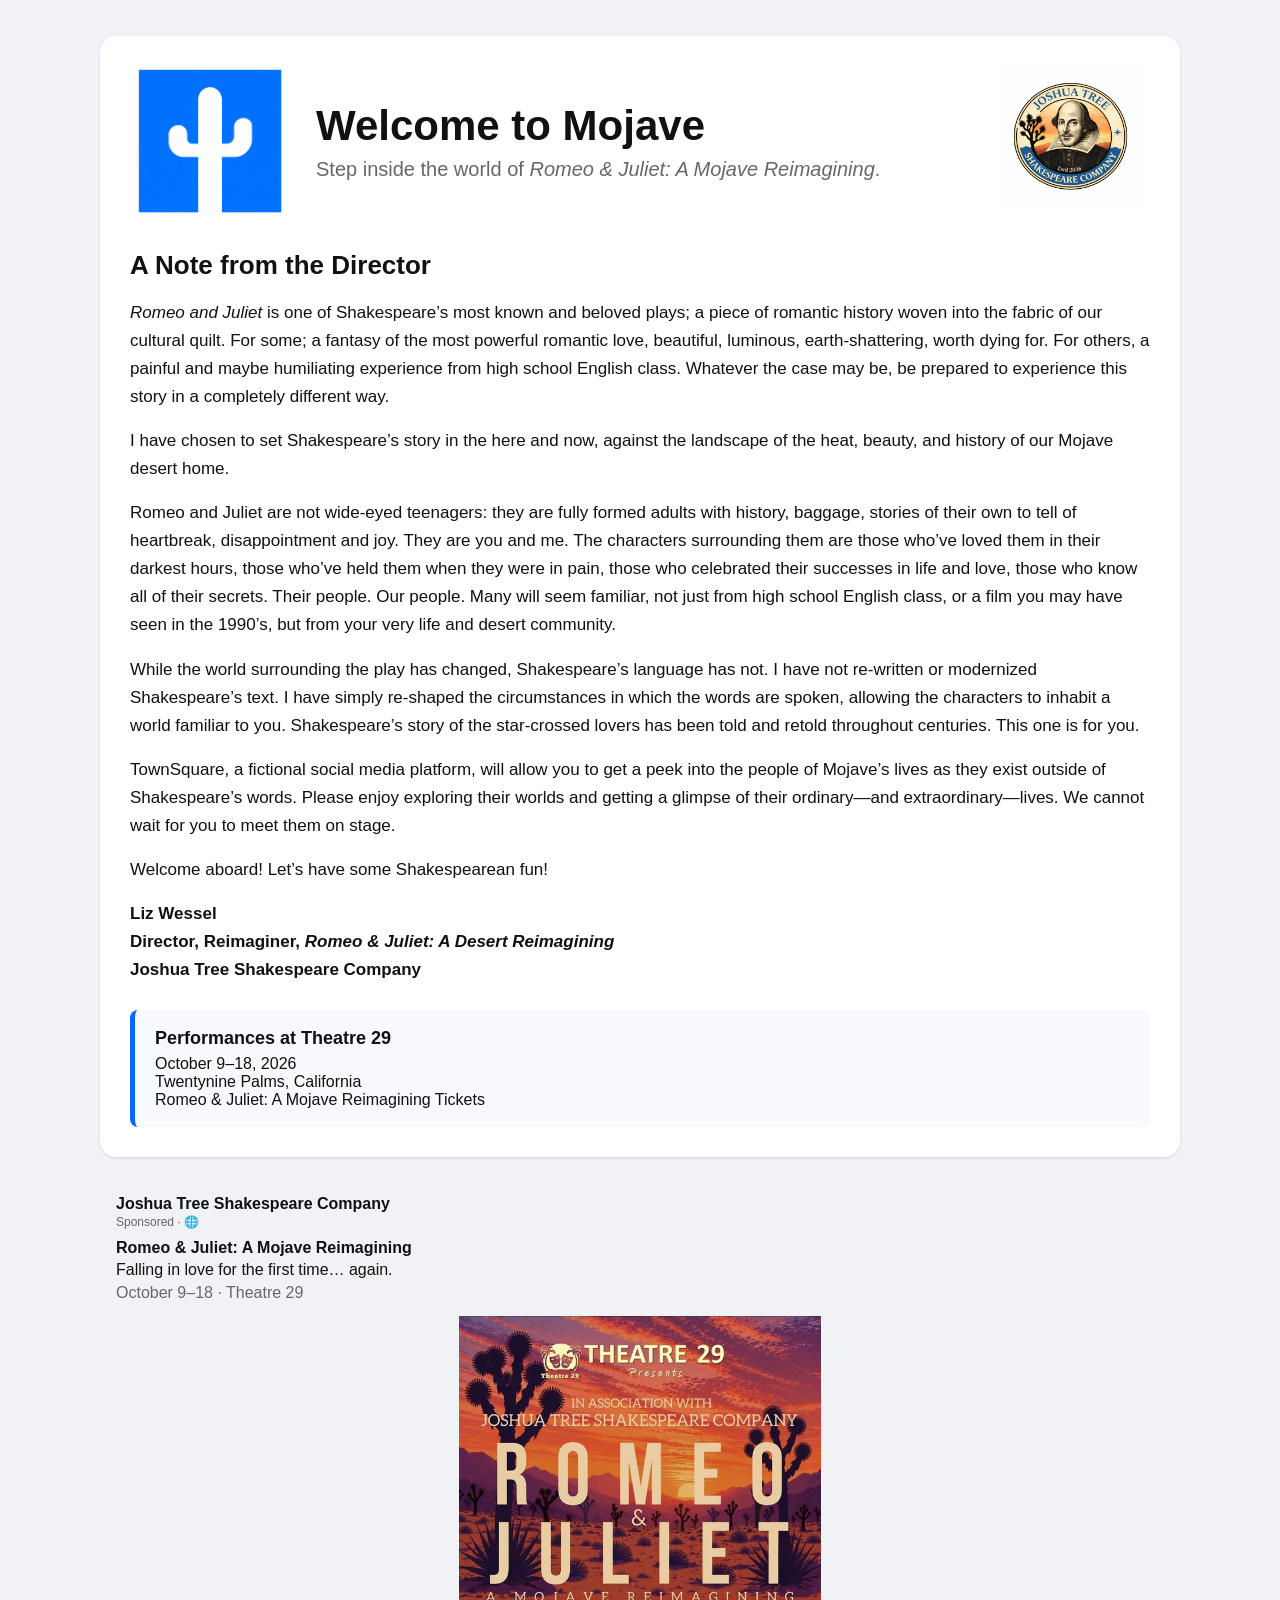
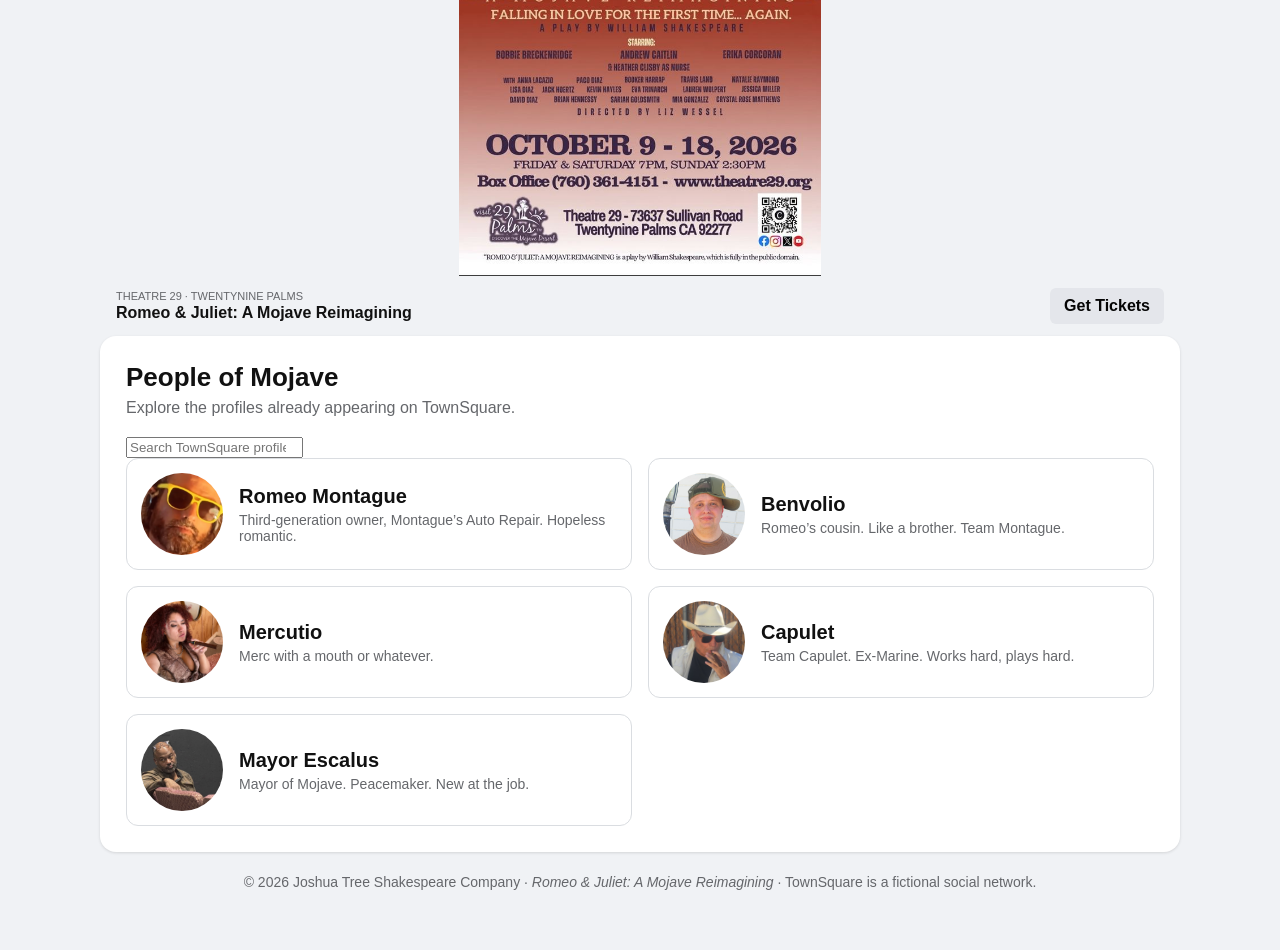
<file: index.html>
<!doctype html>
<html lang="en">
<head>
<meta charset="utf-8">
<meta name="viewport" content="width=device-width,initial-scale=1">
<title>TownSquare | Welcome to Mojave</title>
<style>
*{box-sizing:border-box}
body{margin:0;font-family:-apple-system,BlinkMacSystemFont,"Segoe UI",Roboto,Arial,sans-serif;background:#f0f2f5;color:#111}
a{text-decoration:none;color:inherit}
.page{max-width:1120px;margin:0 auto;padding:36px 20px 60px}
.hero{background:#fff;border-radius:16px;box-shadow:0 1px 3px rgba(0,0,0,.12);overflow:hidden;margin-bottom:24px}
.hero-top{display:grid;grid-template-columns:160px 1fr 160px;gap:26px;align-items:center;padding:30px}
.logo-wrap,.jtsc-logo-wrap{display:flex;align-items:center;justify-content:center}
.logo-wrap img{width:150px;height:150px;object-fit:cover}.jtsc-logo-wrap img{width:145px;height:145px;object-fit:contain}
.hero-copy h1{font-size:42px;margin:0 0 8px}
.hero-copy p{font-size:20px;color:#65676b;margin:0}
.statement{padding:0 30px 30px}
.statement h2{font-size:26px;margin:4px 0 18px}
.statement p{font-size:17px;line-height:1.65;margin:0 0 16px}
.signature{margin-top:20px;font-weight:700}
.performance{margin-top:26px;padding:18px 20px;background:#f7f9fc;border-left:5px solid #0866ff;border-radius:8px}
.performance strong{display:block;font-size:18px;margin-bottom:6px}
.people{background:#fff;border-radius:16px;box-shadow:0 1px 3px rgba(0,0,0,.12);padding:26px}
.people h2{font-size:26px;margin:0 0 6px}
.people-intro{color:#65676b;margin:0 0 20px}
.profile-grid{display:grid;grid-template-columns:repeat(2,minmax(0,1fr));gap:16px}
.profile-card{display:flex;align-items:center;gap:16px;padding:14px;border:1px solid #dadde1;border-radius:12px;background:#fff;transition:transform .15s ease,box-shadow .15s ease}
.profile-card:hover{transform:translateY(-2px);box-shadow:0 4px 12px rgba(0,0,0,.10)}
.profile-card img{width:82px;height:82px;border-radius:50%;object-fit:cover}
.profile-card .name{font-size:20px;font-weight:800}
.profile-card .sub{display:block;margin-top:4px;color:#65676b;font-size:14px}
.footer{text-align:center;color:#65676b;font-size:14px;padding-top:22px}
@media(max-width:720px){
.hero-top{grid-template-columns:1fr;text-align:center}
.logo-wrap img{width:130px;height:130px}.jtsc-logo-wrap img{width:125px;height:125px}
.hero-copy h1{font-size:34px}
.statement{padding:0 20px 24px}
.profile-grid{grid-template-columns:1fr}
}
</style>
</head>
<body>
<main class="page">

<section class="hero">
<div class="hero-top">
<div class="logo-wrap">
<img src="assets/townsquare-logo.png" alt="TownSquare logo">
</div>
<div class="hero-copy">
<h1>Welcome to Mojave</h1>
<p>Step inside the world of <i>Romeo &amp; Juliet: A Mojave Reimagining</i>.</p>
</div>
<div class="jtsc-logo-wrap"><a href="https://joshuatreeshakespeare.org/" aria-label="Joshua Tree Shakespeare Company home"><img src="assets/jtsc-logo.png" alt="Joshua Tree Shakespeare Company logo"></a></div>
</div>

<div class="statement">
<h2>A Note from the Director</h2>
<p><i>Romeo and Juliet</i> is one of Shakespeare’s most known and beloved plays; a piece of romantic history woven into the fabric of our cultural quilt. For some; a fantasy of the most powerful romantic love, beautiful, luminous, earth-shattering, worth dying for. For others, a painful and maybe humiliating experience from high school English class. Whatever the case may be, be prepared to experience this story in a completely different way.</p>
<p>I have chosen to set Shakespeare’s story in the here and now, against the landscape of the heat, beauty, and history of our Mojave desert home.</p>
<p>Romeo and Juliet are not wide-eyed teenagers: they are fully formed adults with history, baggage, stories of their own to tell of heartbreak, disappointment and joy. They are you and me. The characters surrounding them are those who’ve loved them in their darkest hours, those who’ve held them when they were in pain, those who celebrated their successes in life and love, those who know all of their secrets. Their people. Our people. Many will seem familiar, not just from high school English class, or a film you may have seen in the 1990’s, but from your very life and desert community.</p>
<p>While the world surrounding the play has changed, Shakespeare’s language has not. I have not re-written or modernized Shakespeare’s text. I have simply re-shaped the circumstances in which the words are spoken, allowing the characters to inhabit a world familiar to you. Shakespeare’s story of the star-crossed lovers has been told and retold throughout centuries. This one is for you.</p>
<p>TownSquare, a fictional social media platform, will allow you to get a peek into the people of Mojave’s lives as they exist outside of Shakespeare’s words. Please enjoy exploring their worlds and getting a glimpse of their ordinary—and extraordinary—lives. We cannot wait for you to meet them on stage.</p>
<p>Welcome aboard! Let’s have some Shakespearean fun!</p>
<p class="signature">Liz Wessel<br>Director, Reimaginer, <i>Romeo &amp; Juliet: A Desert Reimagining</i><br>Joshua Tree Shakespeare Company</p>
<div class="performance">
<strong>Performances at Theatre 29</strong>
October 9–18, 2026<br>
Twentynine Palms, California<br>
<a href="https://ci.ovationtix.com/35985/production/1291112" target="_blank" rel="noopener">Romeo &amp; Juliet: A Mojave Reimagining Tickets</a>
</div>
</div>
</section>

<section class="people">
<h2>People of Mojave</h2>
<p class="people-intro">Explore the profiles already appearing on TownSquare.</p><input class="search landing-search" type="search" placeholder="Search TownSquare profiles and press Return" aria-label="Search TownSquare">

<div class="profile-grid">
<a class="profile-card" href="profiles/romeo-montague/"><img src="assets/romeo-profile.jpg" alt="Romeo Montague"><div><span class="name">Romeo Montague</span><span class="sub">Third-generation owner, Montague’s Auto Repair. Hopeless romantic.</span></div></a>
<a class="profile-card" href="profiles/benvolio/"><img src="assets/benvolio-profile.jpg" alt="Benvolio"><div><span class="name">Benvolio</span><span class="sub">Romeo’s cousin. Like a brother. Team Montague.</span></div></a>
<a class="profile-card" href="profiles/mercutio/"><img src="assets/mercutio-profile.jpg" alt="Mercutio"><div><span class="name">Mercutio</span><span class="sub">Merc with a mouth or whatever.</span></div></a>

<a class="profile-card" href="profiles/lord-capulet/"><img src="assets/lord-capulet-profile.jpg" alt="Lord Capulet"><div><span class="name">Lord Capulet</span><span class="sub">Team Capulet. Ex-Marine. Works hard, plays hard.</span></div></a>
<a class="profile-card" href="profiles/mayor-escalus/"><img src="assets/mayor-escalus-profile.jpg" alt="Mayor Escalus"><div><span class="name">Mayor Escalus</span><span class="sub">Mayor of Mojave. Peacemaker. New at the job.</span></div></a>
<a class="profile-card" href="profiles/rosaline/"><img src="assets/rosaline-profile.jpg" alt="Rosaline"><div><span class="name">Rosaline</span><span class="sub">I don't have much to say, other than I love abs! 😍</span></div></a>
</div>
</section>

<div class="footer">© 2026 Joshua Tree Shakespeare Company · <i>Romeo &amp; Juliet: A Mojave Reimagining</i> · TownSquare is a fictional social network.</div>
</main>
<script src="js/townsquare.js"></script></body>
</html>
</file>
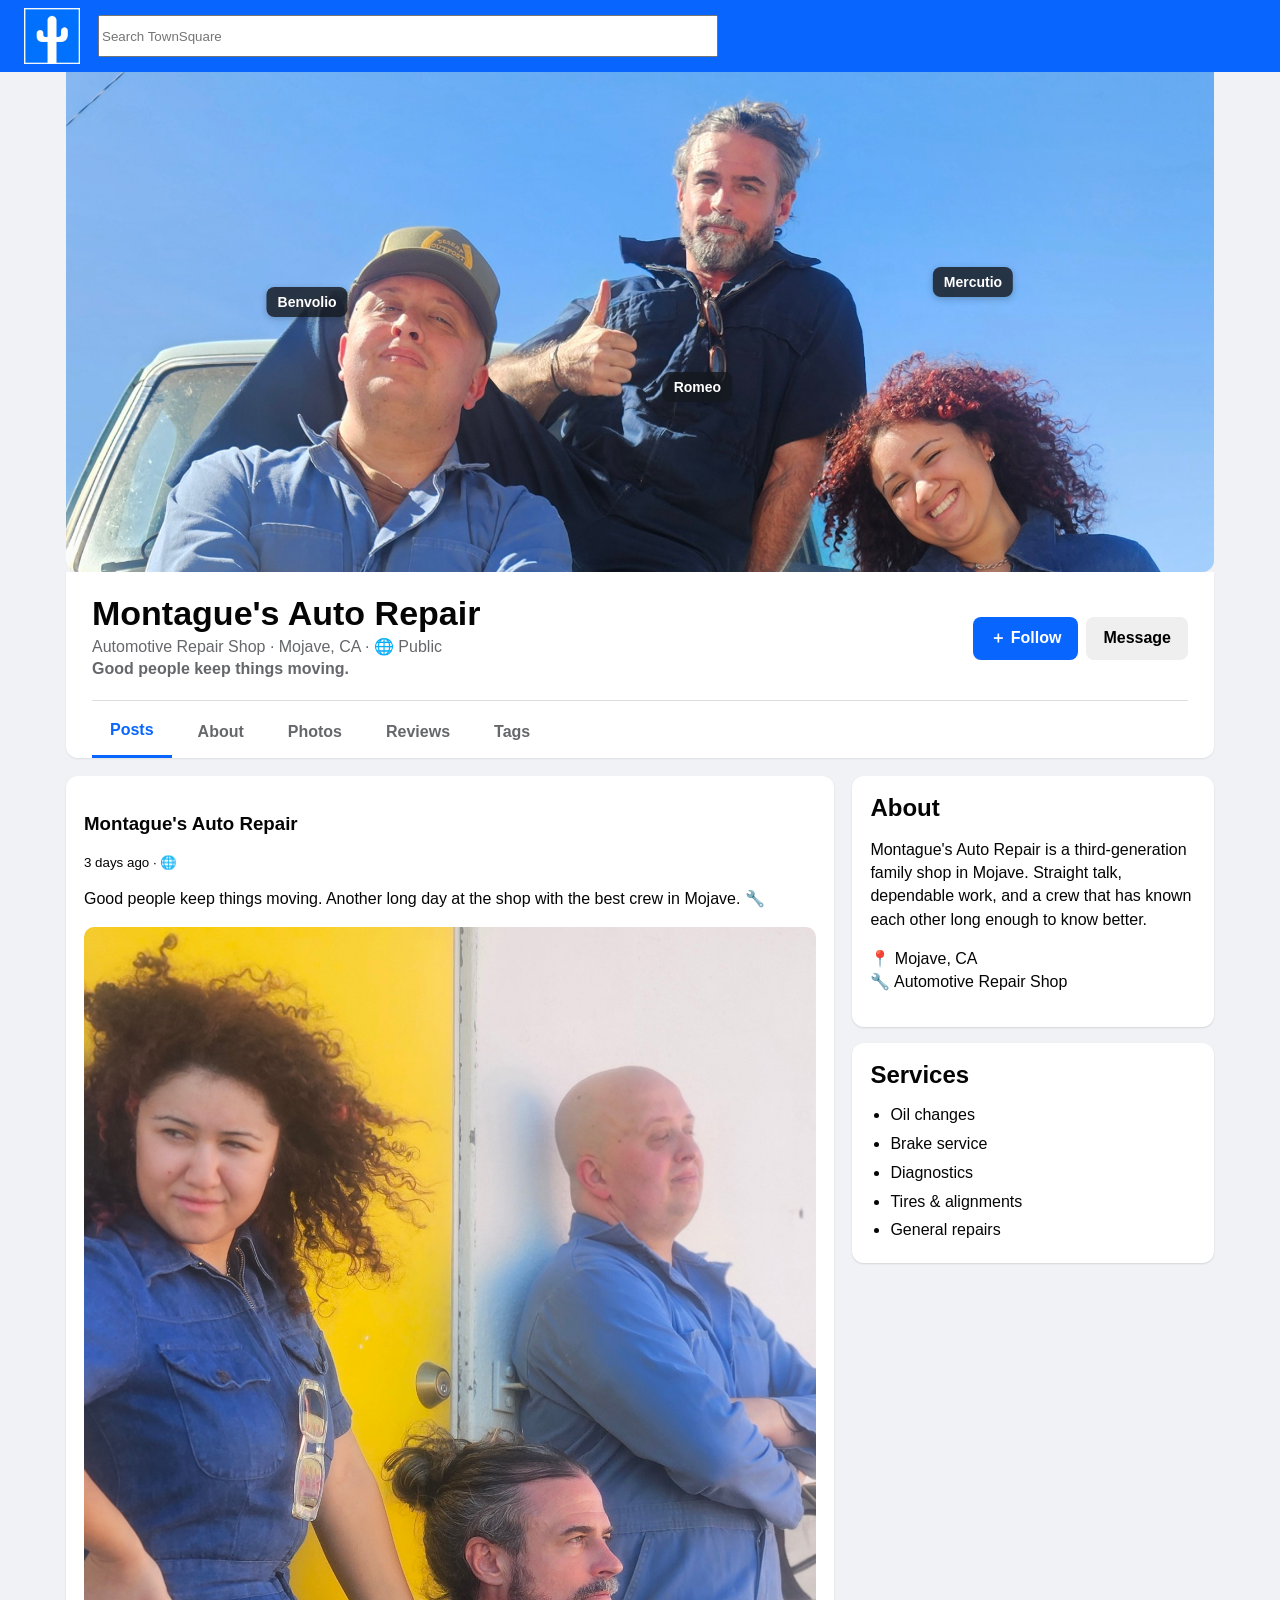
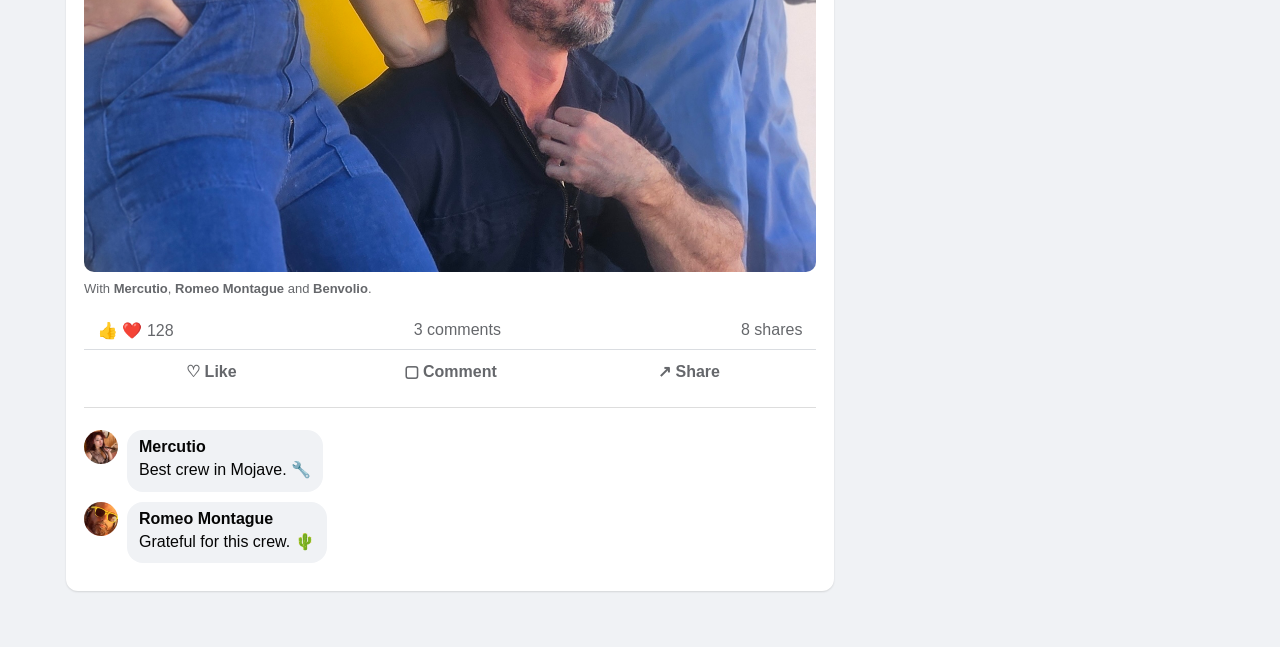
<file: businesses/montagues-auto-repair/index.html>
<!doctype html>
<html lang="en">
<head>
<meta charset="utf-8"><meta name="viewport" content="width=device-width,initial-scale=1">
<title>Montague's Auto Repair | TownSquare</title>
<link rel="stylesheet" href="../../css/styles.css">
</head>
<body>
<header class="topbar">
  <a class="brand" href="../../"><img src="../../assets/townsquare-logo.png" alt="TownSquare"></a>
  <div class="search-wrap"><input id="site-search" type="search" placeholder="Search TownSquare" autocomplete="off"><div id="search-results" class="search-results" hidden></div></div>
</header>
<main class="business-shell">
  <div class="business-cover">
    <img src="../../assets/montagues-shop-main-2026-09-24.jpg" alt="Benvolio, Romeo and Mercutio at Montague's Auto Repair">
    <a class="photo-tag tag-mercutio" href="../../profiles/benvolio/">Benvolio</a>
    <a class="photo-tag tag-romeo" href="../../profiles/romeo-montague/">Romeo</a>
    <a class="photo-tag tag-benvolio" href="../../profiles/mercutio/">Mercutio</a>
  </div>
  <section class="business-head">
    <div class="business-title-row">
      <div class="business-title">
        <h1>Montague's Auto Repair</h1>
        <p>Automotive Repair Shop · Mojave, CA · 🌐 Public</p>
        <p><b>Good people keep things moving.</b></p>
      </div>
      <div class="business-actions"><button class="primary decorative">＋ Follow</button><button class="decorative">Message</button></div>
    </div>
    <nav class="business-tabs" aria-label="Business profile sections">
      <button class="active" data-biztab="posts">Posts</button>
      <button data-biztab="about">About</button>
      <button data-biztab="photos">Photos</button>
      <button data-biztab="reviews">Reviews</button>
      <button data-biztab="tags">Tags</button>
    </nav>
  </section>

  <div id="biz-posts" class="business-panel">
    <div class="business-grid">
      <div>
        <article class="business-card">
          <h3>Montague's Auto Repair</h3><small>3 days ago · 🌐</small>
          <p>Good people keep things moving. Another long day at the shop with the best crew in Mojave. 🔧</p>
          <img class="business-post-photo" src="../../assets/montagues-crew.jpg" alt="Mercutio, Romeo and Benvolio at the shop">
          <p class="tag-note">With <a href="../../profiles/mercutio/"><b>Mercutio</b></a>, <a href="../../profiles/romeo-montague/"><b>Romeo Montague</b></a> and <a href="../../profiles/benvolio/"><b>Benvolio</b></a>.</p>
          <div class="summary"><span>👍 ❤️ 128</span><span>3 comments</span><span>8 shares</span></div>
          <div class="actions"><button class="decorative">♡ Like</button><button class="decorative">▢ Comment</button><button class="decorative">↗ Share</button></div>
          <div class="business-comments">
            <div class="business-comment"><img src="../../assets/friend-placeholder.svg" alt="Mercutio"><div><a href="../../profiles/mercutio/"><b>Mercutio</b></a><p>Best crew in Mojave. 🔧</p></div></div>
            <div class="business-comment"><img src="../../assets/romeo-profile.svg" alt="Romeo"><div><a href="../../profiles/romeo-montague/"><b>Romeo Montague</b></a><p>Grateful for this crew. 🌵</p></div></div>
            <div class="business-comment"><img src="../../assets/friend-placeholder.svg" alt="Benvolio"><div><a href="../../profiles/benvolio/"><b>Benvolio</b></a><p>Keep the wheels turning. 👍</p></div></div>
          </div>
        </article>
      </div>
      <aside>
        <section class="business-card"><h2>About</h2><p>Montague's Auto Repair is a third-generation family shop in Mojave. Straight talk, dependable work, and a crew that has known each other long enough to know better.</p><p>📍 Mojave, CA<br>🔧 Automotive Repair Shop</p></section>
        <section class="business-card"><h2>Services</h2><ul class="service-list"><li>Oil changes</li><li>Brake service</li><li>Diagnostics</li><li>Tires & alignments</li><li>General repairs</li></ul></section>
      </aside>
    </div>
  </div>

  <section id="biz-about" class="business-panel business-card" hidden><h2>About Montague's Auto Repair</h2><p>Montague's is the oldest and only family-run auto mechanic shop in town. Romeo Montague is its third-generation owner.</p><p><b>People:</b> <a href="../../profiles/romeo-montague/">Romeo Montague</a>, <a href="../../profiles/mercutio/">Mercutio</a>, <a href="../../profiles/benvolio/">Benvolio</a></p></section>
  <section id="biz-photos" class="business-panel business-card" hidden><h2>Photos</h2><img class="business-post-photo" src="../../assets/montagues-crew.jpg" alt="Mercutio, Romeo and Benvolio"><p class="tag-note">Mercutio · Romeo · Benvolio</p></section>
  <section id="biz-reviews" class="business-panel business-card" hidden><h2>Reviews</h2><p>No public reviews yet.</p></section>
  <section id="biz-tags" class="business-panel business-card" hidden><h2>Tagged</h2><p><a href="../../profiles/mercutio/">Mercutio</a> · <a href="../../profiles/romeo-montague/">Romeo Montague</a> · <a href="../../profiles/benvolio/">Benvolio</a></p></section>
</main>
<script src="../../js/townsquare.js"></script>
<script>
document.querySelectorAll('[data-biztab]').forEach(btn=>btn.addEventListener('click',()=>{
 document.querySelectorAll('[data-biztab]').forEach(b=>b.classList.remove('active'));
 btn.classList.add('active');
 document.querySelectorAll('.business-panel').forEach(p=>p.hidden=true);
 document.getElementById('biz-'+btn.dataset.biztab).hidden=false;
}));
</script>
</body></html>
</file>
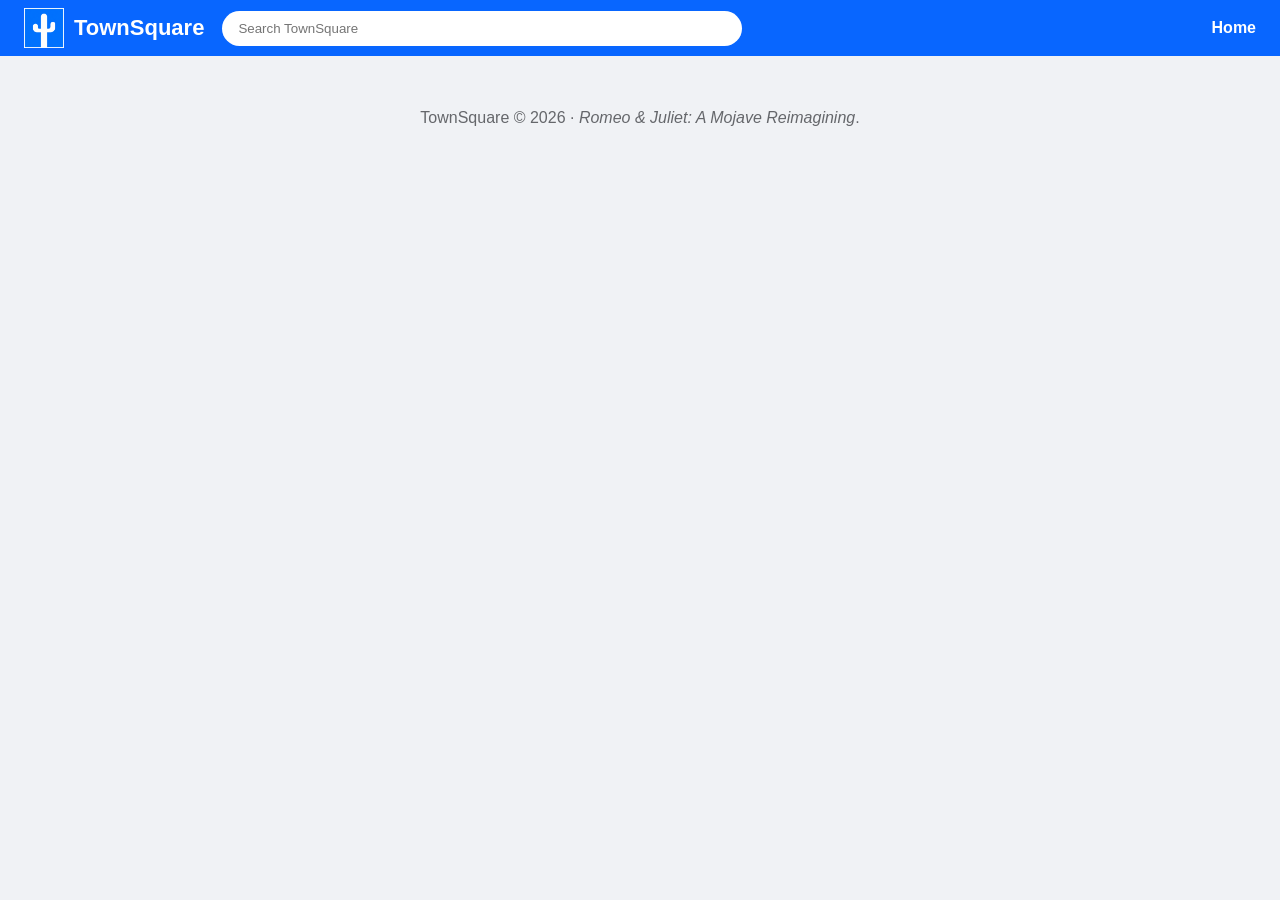
<file: events/capulet-party/index.html>
<!doctype html><html lang="en"><head><meta charset="utf-8"><meta name="viewport" content="width=device-width,initial-scale=1">
<title>Capulet Party | TownSquare</title><link rel="stylesheet" href="../../css/styles.css">
<style>
.event-shell{max-width:900px;margin:28px auto;padding:0 16px}.event-hero{background:#fff;border-radius:14px;overflow:hidden;box-shadow:0 1px 3px rgba(0,0,0,.12)}
.event-cover{min-height:250px;background:linear-gradient(135deg,#242833,#626978);display:grid;place-items:center;color:#fff;text-align:center;padding:28px}
.event-cover .month{font-size:18px;font-weight:800;letter-spacing:.12em;text-transform:uppercase}.event-cover .day{font-size:86px;line-height:1;font-weight:900}.event-body{padding:24px}
.event-body h1{font-size:34px;margin:0 0 8px}.event-meta{color:#65676b;font-size:17px;line-height:1.55}.event-host{margin:20px 0;padding:16px;background:#f0f2f5;border-radius:10px}
.event-host a{color:#0866ff;font-weight:700}.event-note{border-top:1px solid #ddd;padding-top:18px;margin-top:18px}
@media(max-width:520px){.event-cover{min-height:200px}.event-cover .day{font-size:68px}.event-body h1{font-size:28px}}
</style></head><body class="ts-modern">
<header class="topbar"><a class="brand" href="../../"><img src="../../assets/townsquare-logo.png" alt="TownSquare"><span class="brand-name">TownSquare</span></a><input class="search" type="search" placeholder="Search TownSquare"><nav><a href="../../">Home</a></nav></header>
<main class="event-shell"><article class="event-hero">
<div class="event-cover" style="min-height:0;padding:0;background:#000"><img src="../../assets/capulet-annual-bash-2026.png" alt="Capulet Annual Bash 2026 invitation" style="display:block;width:100%;height:auto"></div>
<div class="event-body"><h1>Capulet Party</h1><div class="event-meta"><b>Friday, October 9, 2026</b><br>Mojave, California<br>Private event · Location shared with invited guests</div>
<div class="event-host">Hosted by <a href="../../profiles/lord-capulet/">Lord Capulet</a></div>
<div class="event-note"><h2>About</h2><p>The Capulet household is throwing a party. Expect a crowd, music, drinks, and the kind of Mojave night people will still be talking about afterward.</p><p><b>Guest note:</b> Invitation required.</p></div>
</div></article></main>
<footer class="site-footer">TownSquare © 2026 · <i>Romeo &amp; Juliet: A Mojave Reimagining</i>.</footer>
<script src="../../js/townsquare.js"></script></body></html>
</file>
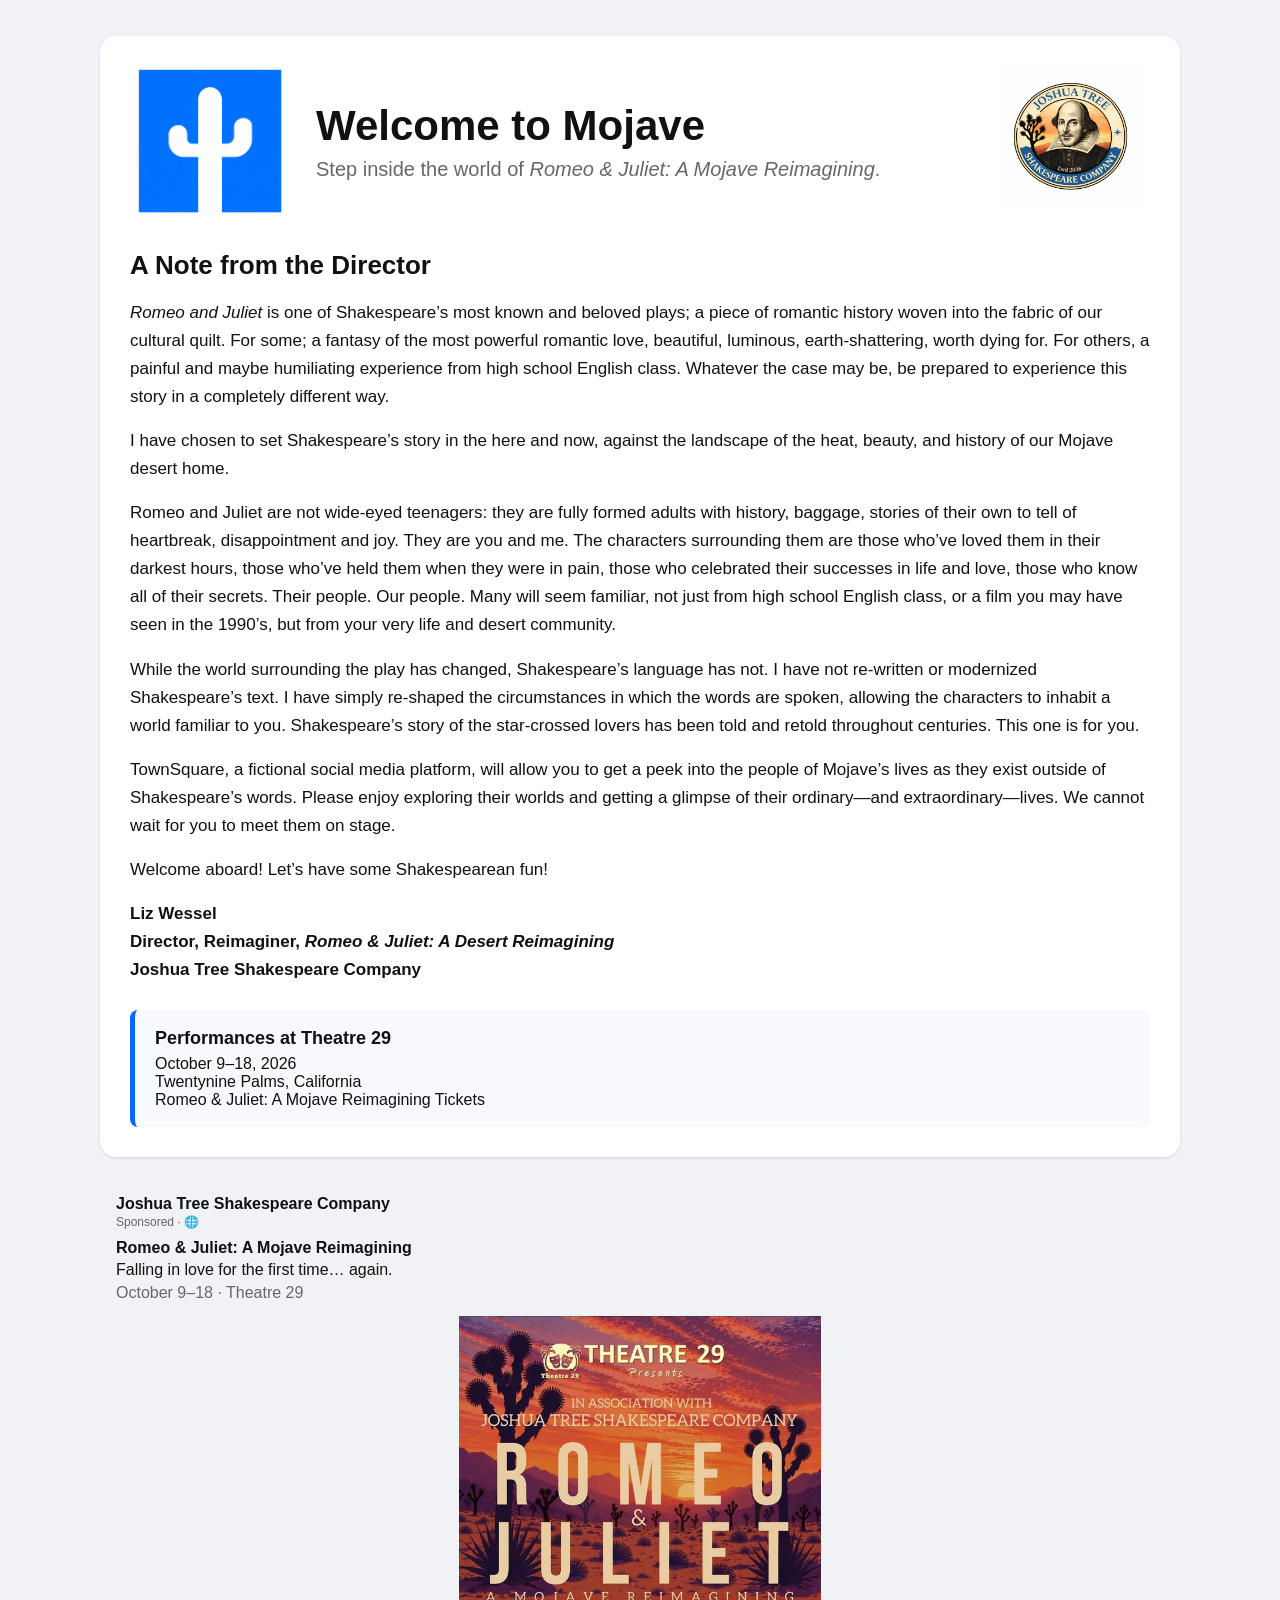
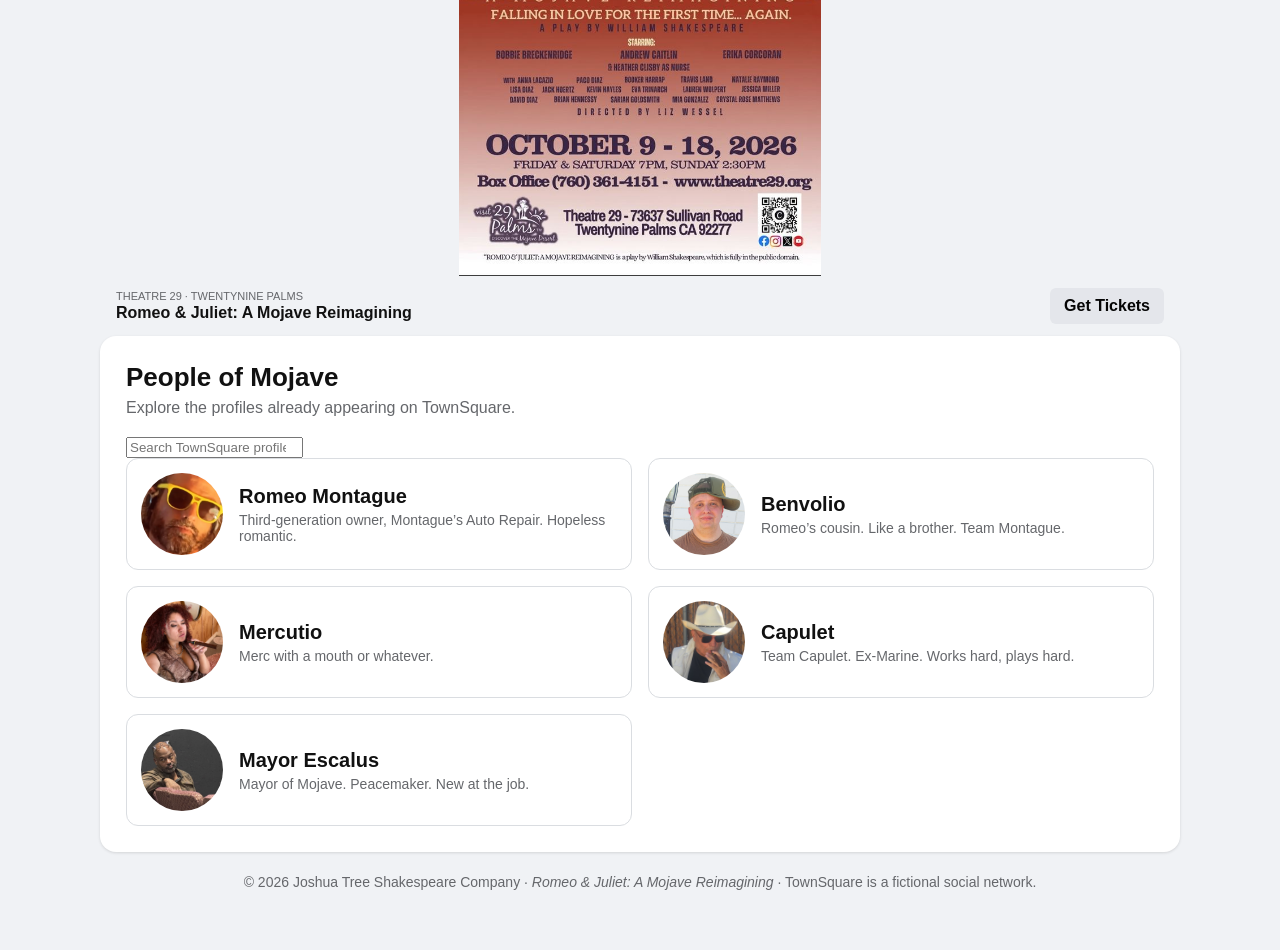
<file: profiles/apothecary/index.html>
<!doctype html><html lang="en"><head><meta charset="utf-8"><meta name="viewport" content="width=device-width,initial-scale=1"><meta name="robots" content="noindex"><title>TownSquare</title><script>location.replace("../../");</script></head><body><p><a href="../../">Return to TownSquare</a></p></body></html>
</file>
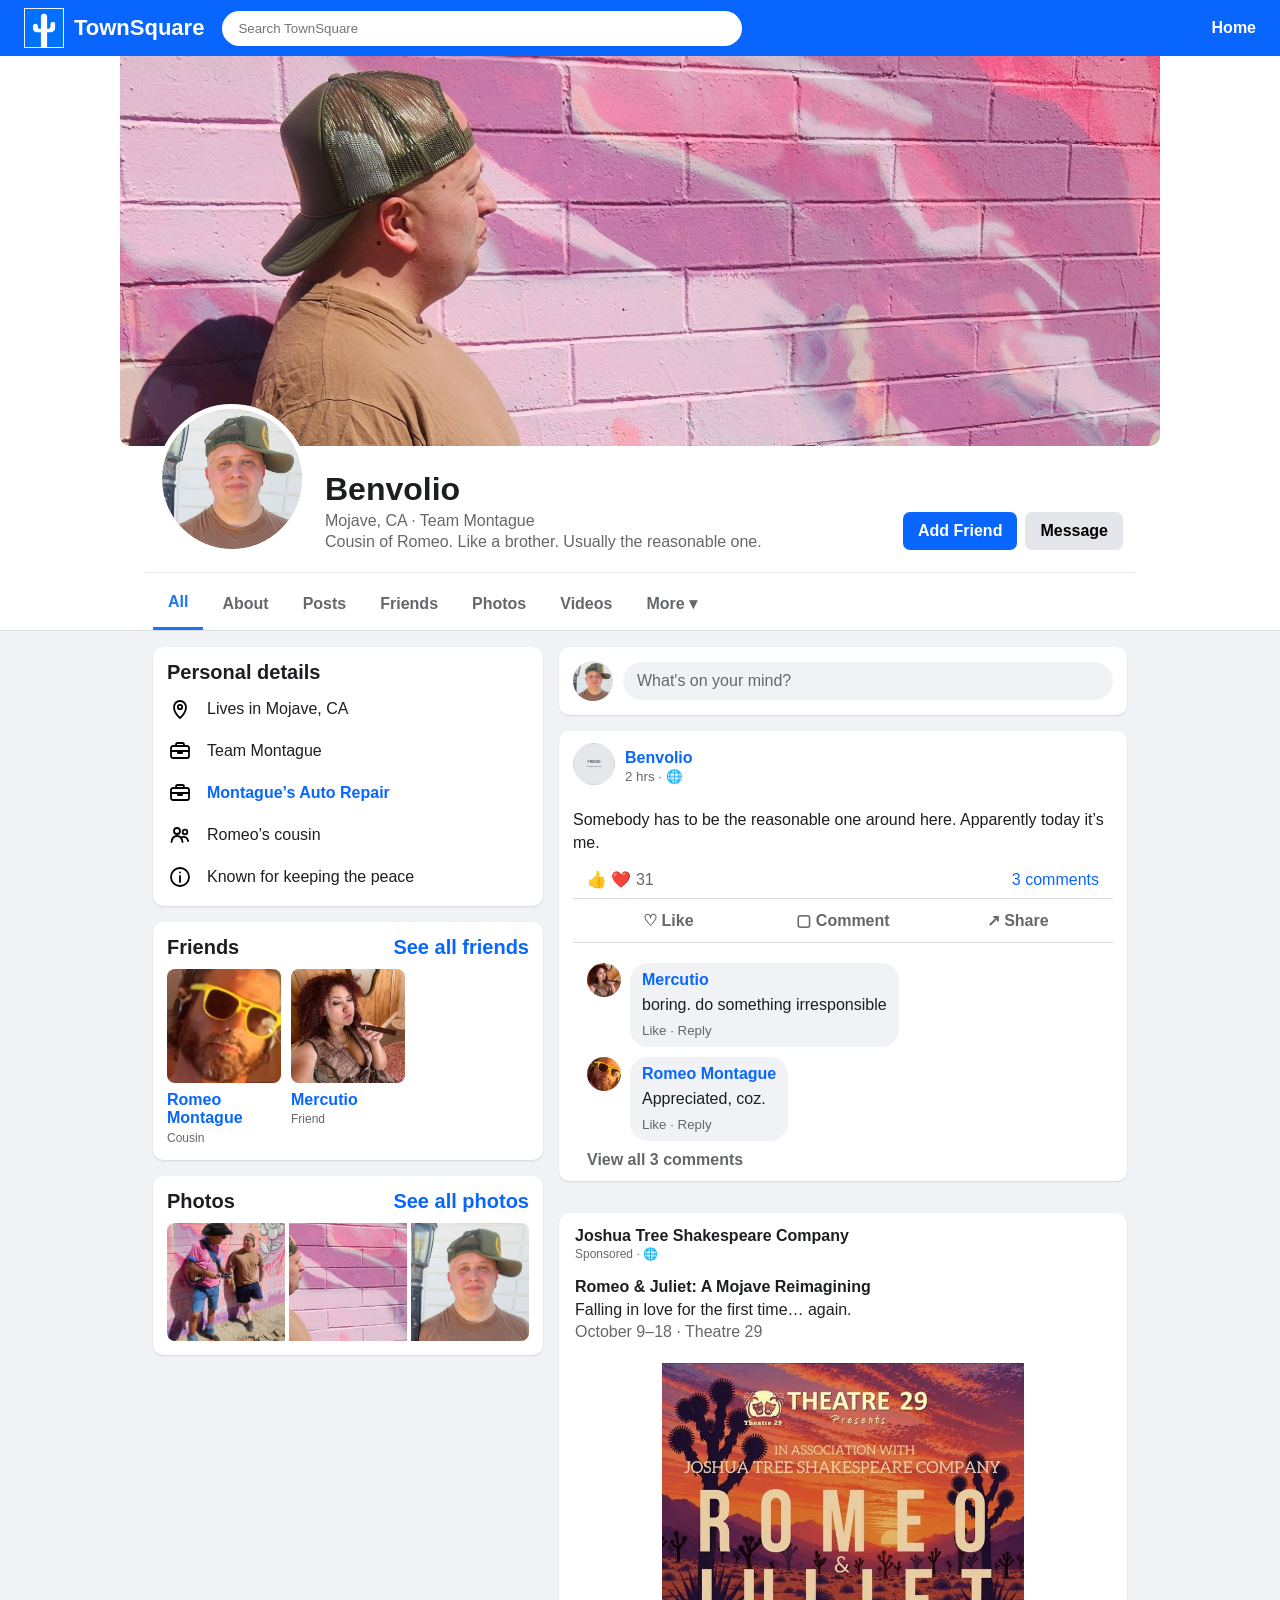
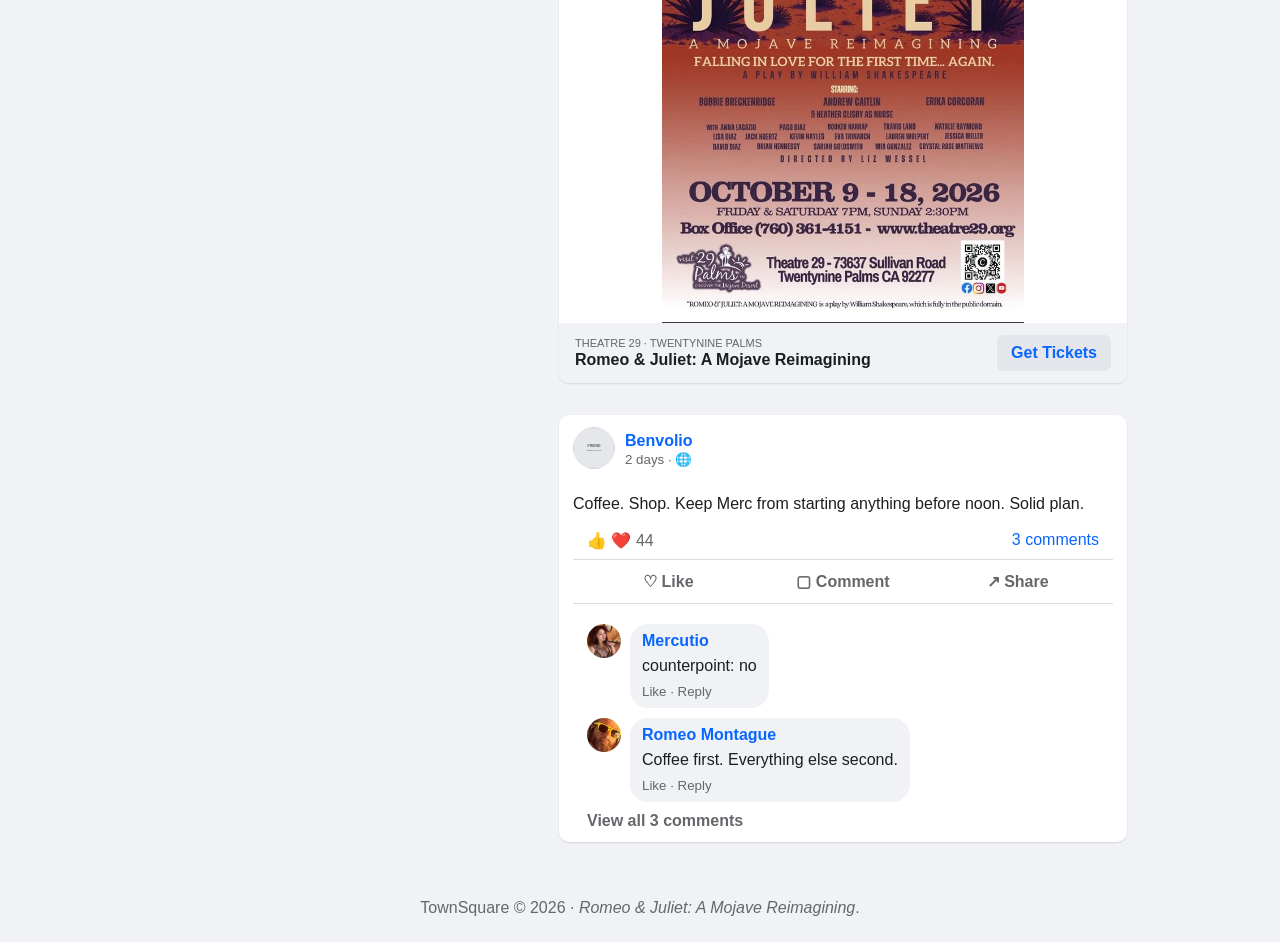
<file: profiles/benvolio/index.html>
<!doctype html><html lang="en"><head><meta charset="utf-8"><meta name="viewport" content="width=device-width,initial-scale=1">
<title>Benvolio | TownSquare</title><link rel="stylesheet" href="../../css/styles.css"></head>
<body class="ts-modern">
<header class="topbar"><a class="brand" href="../../"><img src="../../assets/townsquare-logo.png" alt="TownSquare"><span class="brand-name">TownSquare</span></a><input class="search" type="search" placeholder="Search TownSquare"><nav><a href="../../">Home</a></nav></header>
<main>
<section class="modern-profile-shell">
 <div class="cover"><img src="../../assets/benvolio-cover.jpg" alt="Benvolio cover"></div>
 <div class="modern-profile-head"><button class="modern-avatar photo-trigger" data-full="../../assets/benvolio-profile.jpg"><img src="../../assets/benvolio-profile.jpg" alt="Benvolio"></button>
 <div class="modern-identity"><h1>Benvolio</h1><p>Mojave, CA · Team Montague</p><p>Cousin of Romeo. Like a brother. Usually the reasonable one.</p></div>
 <div class="modern-actions"><button class="primary-button decorative">Add Friend</button><button class="secondary-button decorative">Message</button></div></div>
 <nav class="modern-tabs profile-tabs"><button class="tab active" data-tab="all">All</button><button class="tab" data-tab="about">About</button><button class="tab" data-tab="posts">Posts</button><button class="tab" data-tab="friends">Friends</button><button class="tab" data-tab="photos">Photos</button><button class="tab" data-tab="videos">Videos</button><button class="tab decorative">More ▾</button></nav>
</section>

<section id="all" class="modern-page modern-panel tab-panel">
<div class="modern-grid"><aside class="modern-left">
 <article class="modern-card personal-details-card"><h2>Personal details</h2><div class="detail-list"><div class="detail-row"><span class="detail-icon" aria-hidden="true"><img src="../../assets/icons/location.svg" alt=""></span><div class="detail-copy">Lives in Mojave, CA</div></div><div class="detail-row"><span class="detail-icon" aria-hidden="true"><img src="../../assets/icons/work.svg" alt=""></span><div class="detail-copy">Team Montague</div></div><div class="detail-row"><span class="detail-icon" aria-hidden="true"><img src="../../assets/icons/work.svg" alt=""></span><div class="detail-copy"><a href="../../businesses/montagues-auto-repair/">Montague’s Auto Repair</a></div></div><div class="detail-row"><span class="detail-icon" aria-hidden="true"><img src="../../assets/icons/family.svg" alt=""></span><div class="detail-copy">Romeo’s cousin</div></div><div class="detail-row"><span class="detail-icon" aria-hidden="true"><img src="../../assets/icons/info.svg" alt=""></span><div class="detail-copy">Known for keeping the peace</div></div></div></article>
 <article class="modern-card"><h2>Friends <a class="see-all" href="#friends">See all friends</a></h2><div class="modern-friends-grid"><a class="modern-friend" href="../romeo-montague/"><img src="../../assets/romeo-profile.svg" alt="Romeo Montague"><b>Romeo Montague</b><small>Cousin</small></a><a class="modern-friend" href="../mercutio/"><img src="../../assets/mercutio-profile.jpg" alt="Mercutio"><b>Mercutio</b><small>Friend</small></a><div class="modern-friend"><img src="../../assets/friend-placeholder.svg" alt="Friend photo placeholder"><b>Friend</b><small>Placeholder</small></div><div class="modern-friend"><img src="../../assets/friend-placeholder.svg" alt="Friend photo placeholder"><b>Friend</b><small>Placeholder</small></div><div class="modern-friend"><img src="../../assets/friend-placeholder.svg" alt="Friend photo placeholder"><b>Friend</b><small>Placeholder</small></div><div class="modern-friend"><img src="../../assets/friend-placeholder.svg" alt="Friend photo placeholder"><b>Friend</b><small>Placeholder</small></div></div></article>
 <article class="modern-card"><h2>Photos <a class="see-all" href="#photos">See all photos</a></h2><div class="photo-grid"><img src="../../assets/benvolio-hanging.jpg" alt="Benvolio hanging out"><img src="../../assets/benvolio-cover.jpg" alt="Benvolio by the mural"><img src="../../assets/benvolio-profile.jpg" alt="Benvolio portrait"><div class="photo-placeholder">Photo placeholder</div><div class="photo-placeholder">Photo placeholder</div><div class="photo-placeholder">Photo placeholder</div><div class="photo-placeholder">Photo placeholder</div><div class="photo-placeholder">Photo placeholder</div><div class="photo-placeholder">Photo placeholder</div></div></article>
</aside>
<section class="feed">
 <article class="modern-card composer-placeholder"><img src="../../assets/benvolio-profile.jpg" alt=""><div class="composer-line">What's on your mind?</div></article>
 <article class="card post modern-card"><header><a href="./"><img src="../../assets/friend-placeholder.svg" alt=""></a><div><a href="./"><b>Benvolio</b></a><small>2 hrs · 🌐</small></div></header><p>Somebody has to be the reasonable one around here. Apparently today it’s me.</p><div class="summary"><span>👍 ❤️ 31</span><span>4 comments</span></div><div class="actions"><button class="decorative">♡ Like</button><button class="decorative">▢ Comment</button><button class="decorative">↗ Share</button></div><div class="comments"><div class="comment"><a href="../mercutio/"><img src="../../assets/mercutio-profile.jpg" alt="Mercutio"></a><div><a href="../mercutio/"><b>Mercutio</b></a><p>boring. do something irresponsible</p><small>Like · Reply</small></div></div><div class="comment"><a href="../romeo-montague/"><img src="../../assets/romeo-profile.svg" alt="Romeo Montague"></a><div><a href="../romeo-montague/"><b>Romeo Montague</b></a><p>Appreciated, coz.</p><small>Like · Reply</small></div></div></div></article><article class="card post modern-card"><header><a href="./"><img src="../../assets/friend-placeholder.svg" alt=""></a><div><a href="./"><b>Benvolio</b></a><small>2 days · 🌐</small></div></header><p>Coffee. Shop. Keep Merc from starting anything before noon. Solid plan.</p><div class="summary"><span>👍 ❤️ 44</span><span>7 comments</span></div><div class="actions"><button class="decorative">♡ Like</button><button class="decorative">▢ Comment</button><button class="decorative">↗ Share</button></div><div class="comments"><div class="comment"><a href="../mercutio/"><img src="../../assets/mercutio-profile.jpg" alt="Mercutio"></a><div><a href="../mercutio/"><b>Mercutio</b></a><p>counterpoint: no</p><small>Like · Reply</small></div></div><div class="comment"><a href="../romeo-montague/"><img src="../../assets/romeo-profile.svg" alt="Romeo Montague"></a><div><a href="../romeo-montague/"><b>Romeo Montague</b></a><p>Coffee first. Everything else second.</p><small>Like · Reply</small></div></div></div></article>
</section></div></section>

<section id="about" class="modern-panel single tab-panel" hidden><article class="modern-card personal-details-card"><h2>About Benvolio</h2><div class="detail-list about-detail-list"><div class="detail-row"><span class="detail-icon" aria-hidden="true"><img src="../../assets/icons/location.svg" alt=""></span><div class="detail-copy">Lives in Mojave, CA</div></div><div class="detail-row"><span class="detail-icon" aria-hidden="true"><img src="../../assets/icons/work.svg" alt=""></span><div class="detail-copy">Team Montague</div></div><div class="detail-row"><span class="detail-icon" aria-hidden="true"><img src="../../assets/icons/family.svg" alt=""></span><div class="detail-copy">Romeo’s cousin</div></div><div class="detail-row"><span class="detail-icon" aria-hidden="true"><img src="../../assets/icons/info.svg" alt=""></span><div class="detail-copy">Known for keeping the peace</div></div></div><h3>Bio</h3><p>Cousin of Romeo. Like a brother. Usually the reasonable one.</p></article></section>
<section id="posts" class="modern-panel single tab-panel" hidden><section class="feed"><article class="card post modern-card"><header><a href="./"><img src="../../assets/friend-placeholder.svg" alt=""></a><div><a href="./"><b>Benvolio</b></a><small>2 hrs · 🌐</small></div></header><p>Somebody has to be the reasonable one around here. Apparently today it’s me.</p><div class="summary"><span>👍 ❤️ 31</span><span>4 comments</span></div><div class="actions"><button class="decorative">♡ Like</button><button class="decorative">▢ Comment</button><button class="decorative">↗ Share</button></div><div class="comments"><div class="comment"><a href="../mercutio/"><img src="../../assets/mercutio-profile.jpg" alt="Mercutio"></a><div><a href="../mercutio/"><b>Mercutio</b></a><p>boring. do something irresponsible</p><small>Like · Reply</small></div></div><div class="comment"><a href="../romeo-montague/"><img src="../../assets/romeo-profile.svg" alt="Romeo Montague"></a><div><a href="../romeo-montague/"><b>Romeo Montague</b></a><p>Appreciated, coz.</p><small>Like · Reply</small></div></div></div></article><article class="card post modern-card"><header><a href="./"><img src="../../assets/friend-placeholder.svg" alt=""></a><div><a href="./"><b>Benvolio</b></a><small>2 days · 🌐</small></div></header><p>Coffee. Shop. Keep Merc from starting anything before noon. Solid plan.</p><div class="summary"><span>👍 ❤️ 44</span><span>7 comments</span></div><div class="actions"><button class="decorative">♡ Like</button><button class="decorative">▢ Comment</button><button class="decorative">↗ Share</button></div><div class="comments"><div class="comment"><a href="../mercutio/"><img src="../../assets/mercutio-profile.jpg" alt="Mercutio"></a><div><a href="../mercutio/"><b>Mercutio</b></a><p>counterpoint: no</p><small>Like · Reply</small></div></div><div class="comment"><a href="../romeo-montague/"><img src="../../assets/romeo-profile.svg" alt="Romeo Montague"></a><div><a href="../romeo-montague/"><b>Romeo Montague</b></a><p>Coffee first. Everything else second.</p><small>Like · Reply</small></div></div></div></article></section></section>
<section id="friends" class="modern-panel single tab-panel" hidden><article class="modern-card"><h2>Friends</h2><div class="modern-friends-grid"><a class="modern-friend" href="../romeo-montague/"><img src="../../assets/romeo-profile.svg" alt="Romeo Montague"><b>Romeo Montague</b><small>Cousin</small></a><a class="modern-friend" href="../mercutio/"><img src="../../assets/mercutio-profile.jpg" alt="Mercutio"><b>Mercutio</b><small>Friend</small></a><div class="modern-friend"><img src="../../assets/friend-placeholder.svg" alt="Friend photo placeholder"><b>Friend</b><small>Placeholder</small></div><div class="modern-friend"><img src="../../assets/friend-placeholder.svg" alt="Friend photo placeholder"><b>Friend</b><small>Placeholder</small></div><div class="modern-friend"><img src="../../assets/friend-placeholder.svg" alt="Friend photo placeholder"><b>Friend</b><small>Placeholder</small></div><div class="modern-friend"><img src="../../assets/friend-placeholder.svg" alt="Friend photo placeholder"><b>Friend</b><small>Placeholder</small></div></div></article></section>
<section id="photos" class="modern-panel single tab-panel" hidden><article class="modern-card"><h2>Photos</h2><div class="photo-grid"><img src="../../assets/benvolio-hanging.jpg" alt="Benvolio hanging out"><img src="../../assets/benvolio-cover.jpg" alt="Benvolio by the mural"><img src="../../assets/benvolio-profile.jpg" alt="Benvolio portrait"><div class="photo-placeholder">Photo placeholder</div><div class="photo-placeholder">Photo placeholder</div><div class="photo-placeholder">Photo placeholder</div><div class="photo-placeholder">Photo placeholder</div><div class="photo-placeholder">Photo placeholder</div><div class="photo-placeholder">Photo placeholder</div></div></article></section>
<section id="videos" class="modern-panel single tab-panel" hidden><article class="modern-card"><h2>Videos</h2><div class="placeholder-banner">Video placeholder<br>Production videos can be added here.</div></article></section>
</main>
<div id="lightbox" class="lightbox" hidden role="dialog" aria-modal="true"><button class="close">×</button><button class="prev">‹</button><img id="lightbox-image" alt=""><button class="next">›</button></div>
<footer class="site-footer">TownSquare © 2026 · <i>Romeo &amp; Juliet: A Mojave Reimagining</i>.</footer>
<script src="../../js/townsquare.js"></script></body></html>
</file>
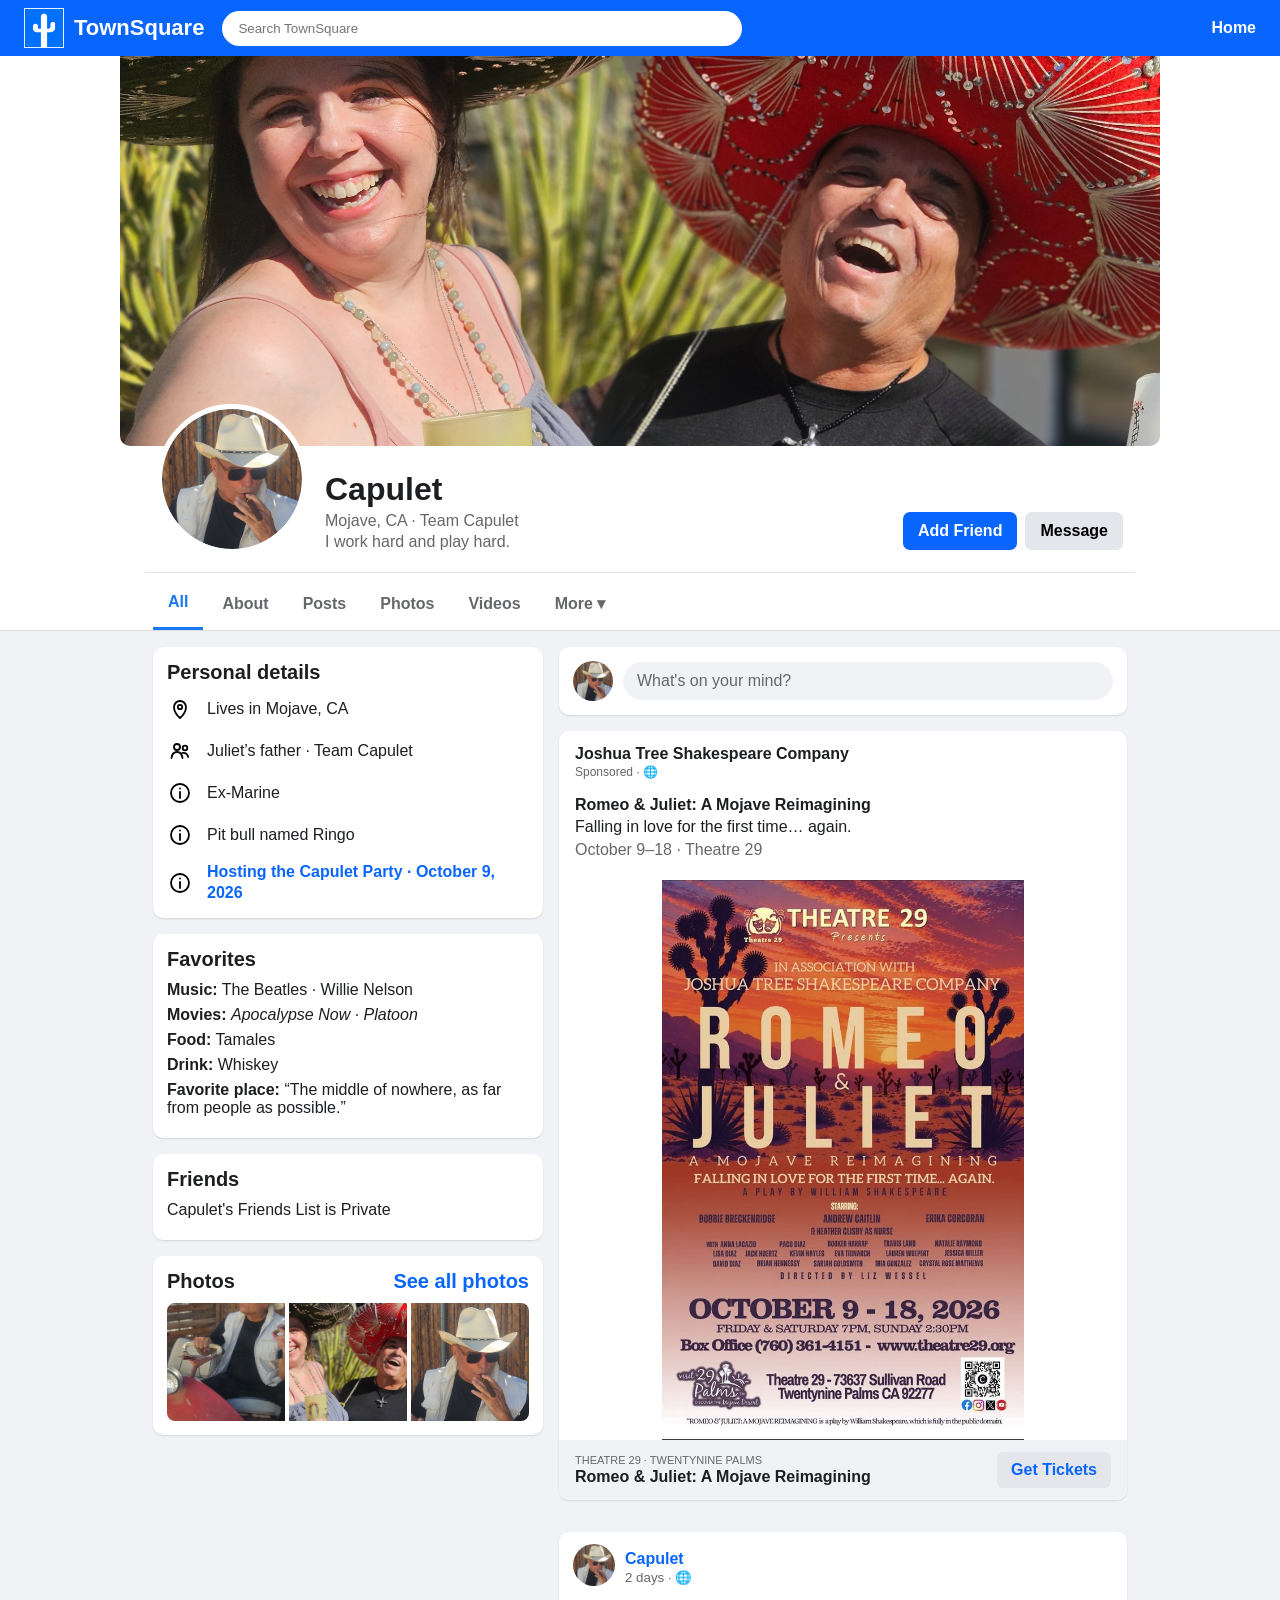
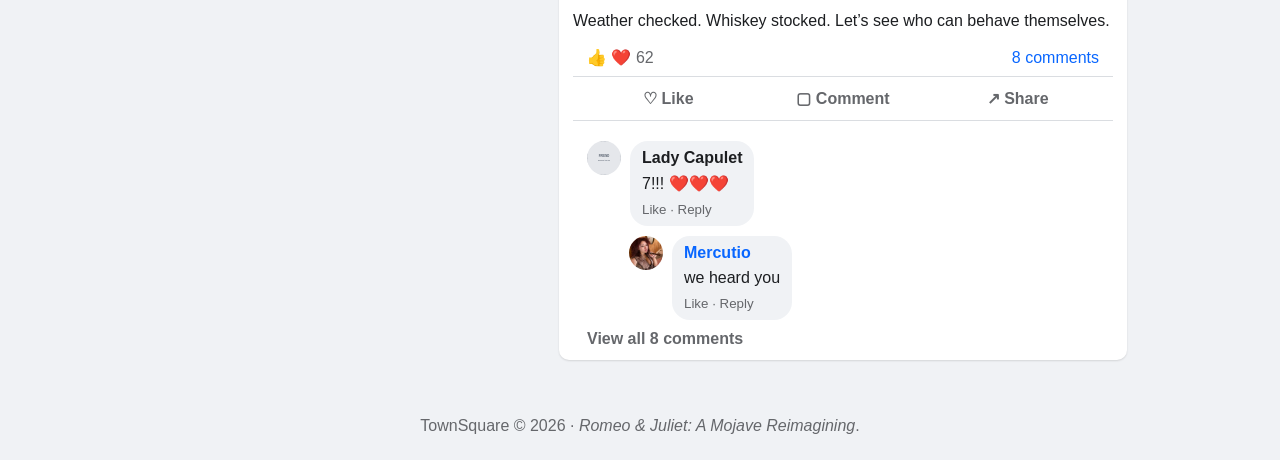
<file: profiles/lord-capulet/index.html>
<!doctype html><html lang="en"><head><meta charset="utf-8"><meta name="viewport" content="width=device-width,initial-scale=1">
<title>Capulet | TownSquare</title><link rel="stylesheet" href="../../css/styles.css"></head>
<body class="ts-modern">
<header class="topbar"><a class="brand" href="../../"><img src="../../assets/townsquare-logo.png" alt="TownSquare"><span class="brand-name">TownSquare</span></a><input class="search" type="search" placeholder="Search TownSquare"><nav><a href="../../">Home</a></nav></header>
<main>
<section class="modern-profile-shell">
 <div class="cover"><img src="../../assets/lord-capulet-cover.jpg" alt="Capulet cover"></div>
 <div class="modern-profile-head"><button class="modern-avatar photo-trigger" data-full="../../assets/lord-capulet-profile.jpg"><img src="../../assets/lord-capulet-profile.jpg" alt="Capulet"></button>
 <div class="modern-identity"><h1>Capulet</h1><p>Mojave, CA · Team Capulet</p><p>I work hard and play hard.</p></div>
 <div class="modern-actions"><button class="primary-button decorative">Add Friend</button><button class="secondary-button decorative">Message</button></div></div>
 <nav class="modern-tabs profile-tabs"><button class="tab active" data-tab="all">All</button><button class="tab" data-tab="about">About</button><button class="tab" data-tab="posts">Posts</button><button class="tab" data-tab="friends">Friends</button><button class="tab" data-tab="photos">Photos</button><button class="tab" data-tab="videos">Videos</button><button class="tab decorative">More ▾</button></nav>
</section>

<section id="all" class="modern-page modern-panel tab-panel">
<div class="modern-grid"><aside class="modern-left">
 <article class="modern-card personal-details-card"><h2>Personal details</h2><div class="detail-list">
  <div class="detail-row"><span class="detail-icon" aria-hidden="true"><img src="../../assets/icons/location.svg" alt=""></span><div class="detail-copy">Lives in Mojave, CA</div></div>
  <div class="detail-row"><span class="detail-icon" aria-hidden="true"><img src="../../assets/icons/family.svg" alt=""></span><div class="detail-copy">Juliet’s father · Team Capulet</div></div>
  <div class="detail-row"><span class="detail-icon" aria-hidden="true"><img src="../../assets/icons/info.svg" alt=""></span><div class="detail-copy">Ex-Marine</div></div>
  <div class="detail-row"><span class="detail-icon" aria-hidden="true"><img src="../../assets/icons/info.svg" alt=""></span><div class="detail-copy">Pit bull named Ringo</div></div>
  <div class="detail-row"><span class="detail-icon" aria-hidden="true"><img src="../../assets/icons/info.svg" alt=""></span><div class="detail-copy"><a href="../../events/capulet-party/">Hosting the Capulet Party · October 9, 2026</a></div></div>
 </div></article>
 <article class="modern-card"><h2>Favorites</h2><p><b>Music:</b> The Beatles · Willie Nelson</p><p><b>Movies:</b> <i>Apocalypse Now</i> · <i>Platoon</i></p><p><b>Food:</b> Tamales</p><p><b>Drink:</b> Whiskey</p><p><b>Favorite place:</b> “The middle of nowhere, as far from people as possible.”</p></article>
 <article class="modern-card"><h2>Friends</h2><p>Capulet's Friends List is Private</p></article>
 <article class="modern-card"><h2>Photos <a class="see-all" href="#photos">See all photos</a></h2><div class="photo-grid"><img src="../../assets/lord-capulet-gallery-1.jpg" alt="Capulet"><img src="../../assets/lord-capulet-cover.jpg" alt="Capulet with a friend"><img src="../../assets/lord-capulet-profile.jpg" alt="Capulet"><div class="photo-placeholder">Photo placeholder</div><div class="photo-placeholder">Photo placeholder</div><div class="photo-placeholder">Photo placeholder</div></div></article>
</aside>
<section class="feed">
 <article class="modern-card composer-placeholder"><img src="../../assets/lord-capulet-profile.jpg" alt=""><div class="composer-line">What's on your mind?</div></article>
 <article class="card post modern-card"><header><a href="./"><img src="../../assets/lord-capulet-profile.jpg" alt="Capulet"></a><div><a href="./"><b>Capulet</b></a><small>Today · 🌐</small></div></header><p>Party preparations are underway.</p><p><a href="../../events/capulet-party/"><b>Capulet Party · October 9, 2026</b></a></p><a href="../../events/capulet-party/" aria-label="View Capulet Party event" style="display:block;margin:12px 0 4px;text-decoration:none"><img src="../../assets/capulet-annual-bash-2026.png" alt="Capulet Annual Bash 2026 invitation" style="display:block;width:100%;height:auto;border-radius:10px"></a><div class="summary"><span>👍 ❤️ 47</span><span>8 comments</span></div><div class="actions"><button class="decorative">♡ Like</button><button class="decorative">▢ Comment</button><button class="decorative">↗ Share</button></div></article>
 <article class="card post modern-card"><header><a href="./"><img src="../../assets/lord-capulet-profile.jpg" alt="Capulet"></a><div><a href="./"><b>Capulet</b></a><small>2 days · 🌐</small></div></header><p>Weather checked. Whiskey stocked. Let’s see who can behave themselves.</p><div class="summary"><span>👍 ❤️ 62</span><span>11 comments</span></div><div class="actions"><button class="decorative">♡ Like</button><button class="decorative">▢ Comment</button><button class="decorative">↗ Share</button></div></article>
</section></div></section>

<section id="about" class="modern-panel single tab-panel" hidden><article class="modern-card personal-details-card"><h2>About Capulet</h2><div class="detail-list about-detail-list">
 <div class="detail-row"><span class="detail-icon" aria-hidden="true"><img src="../../assets/icons/location.svg" alt=""></span><div class="detail-copy">Lives in Mojave, CA</div></div>
 <div class="detail-row"><span class="detail-icon" aria-hidden="true"><img src="../../assets/icons/family.svg" alt=""></span><div class="detail-copy">Juliet’s father · Team Capulet</div></div>
 <div class="detail-row"><span class="detail-icon" aria-hidden="true"><img src="../../assets/icons/info.svg" alt=""></span><div class="detail-copy">Ex-Marine</div></div>
 <div class="detail-row"><span class="detail-icon" aria-hidden="true"><img src="../../assets/icons/info.svg" alt=""></span><div class="detail-copy">Pit bull named Ringo</div></div>
 <div class="detail-row"><span class="detail-icon" aria-hidden="true"><img src="../../assets/icons/info.svg" alt=""></span><div class="detail-copy"><a href="../../events/capulet-party/">Hosting the Capulet Party · October 9, 2026</a></div></div>
 </div><h3>Bio</h3><p>I work hard and play hard. Most of the time I am one of the nicest and most generous people you’ll ever meet—unless you cross me. Then you’ll be dealing with an ex-Marine.</p>
 <h3>More about me</h3><p><b>Music:</b> The Beatles and Willie Nelson · <b>Movies:</b> <i>Apocalypse Now</i> and <i>Platoon</i> · <b>Food:</b> Tamales · <b>Drink:</b> Whiskey</p>
 <p><b>Phone:</b> Wallpaper — attack on Pearl Harbor · Last person texted — Juliet · Most-used app — Weather · Recent photo — rattlesnake on a path in the park.</p>
</article></section>

<section id="posts" class="modern-panel single tab-panel" hidden><section class="feed">
 <article class="card post modern-card"><header><a href="./"><img src="../../assets/lord-capulet-profile.jpg" alt="Capulet"></a><div><a href="./"><b>Capulet</b></a><small>Today · 🌐</small></div></header><p>Party preparations are underway.</p><p><a href="../../events/capulet-party/"><b>Capulet Party · October 9, 2026</b></a></p><a href="../../events/capulet-party/" aria-label="View Capulet Party event" style="display:block;margin:12px 0 4px;text-decoration:none"><img src="../../assets/capulet-annual-bash-2026.png" alt="Capulet Annual Bash 2026 invitation" style="display:block;width:100%;height:auto;border-radius:10px"></a><div class="summary"><span>👍 ❤️ 47</span><span>8 comments</span></div><div class="actions"><button class="decorative">♡ Like</button><button class="decorative">▢ Comment</button><button class="decorative">↗ Share</button></div></article>
 <article class="card post modern-card"><header><a href="./"><img src="../../assets/lord-capulet-profile.jpg" alt="Capulet"></a><div><a href="./"><b>Capulet</b></a><small>2 days · 🌐</small></div></header><p>Weather checked. Whiskey stocked. Let’s see who can behave themselves.</p><div class="summary"><span>👍 ❤️ 62</span><span>11 comments</span></div><div class="actions"><button class="decorative">♡ Like</button><button class="decorative">▢ Comment</button><button class="decorative">↗ Share</button></div></article>
</section></section>
<section id="friends" class="modern-panel single tab-panel" hidden><article class="modern-card"><h2>Friends</h2><p>Capulet's Friends List is Private</p></article></section>
<section id="photos" class="modern-panel single tab-panel" hidden><article class="modern-card"><h2>Photos</h2><div class="photo-grid"><img src="../../assets/lord-capulet-gallery-1.jpg" alt="Capulet"><img src="../../assets/lord-capulet-cover.jpg" alt="Capulet with a friend"><img src="../../assets/lord-capulet-profile.jpg" alt="Capulet"><div class="photo-placeholder">Photo placeholder</div><div class="photo-placeholder">Photo placeholder</div><div class="photo-placeholder">Photo placeholder</div></div></article></section>
<section id="videos" class="modern-panel single tab-panel" hidden><article class="modern-card"><h2>Videos</h2><div class="placeholder-banner">Video placeholder<br>Production videos can be added here.</div></article></section>
</main>
<div id="lightbox" class="lightbox" hidden role="dialog" aria-modal="true"><button class="close">×</button><button class="prev">‹</button><img id="lightbox-image" alt=""><button class="next">›</button></div>
<footer class="site-footer">TownSquare © 2026 · <i>Romeo &amp; Juliet: A Mojave Reimagining</i>.</footer>
<script src="../../js/townsquare.js"></script></body></html>
</file>
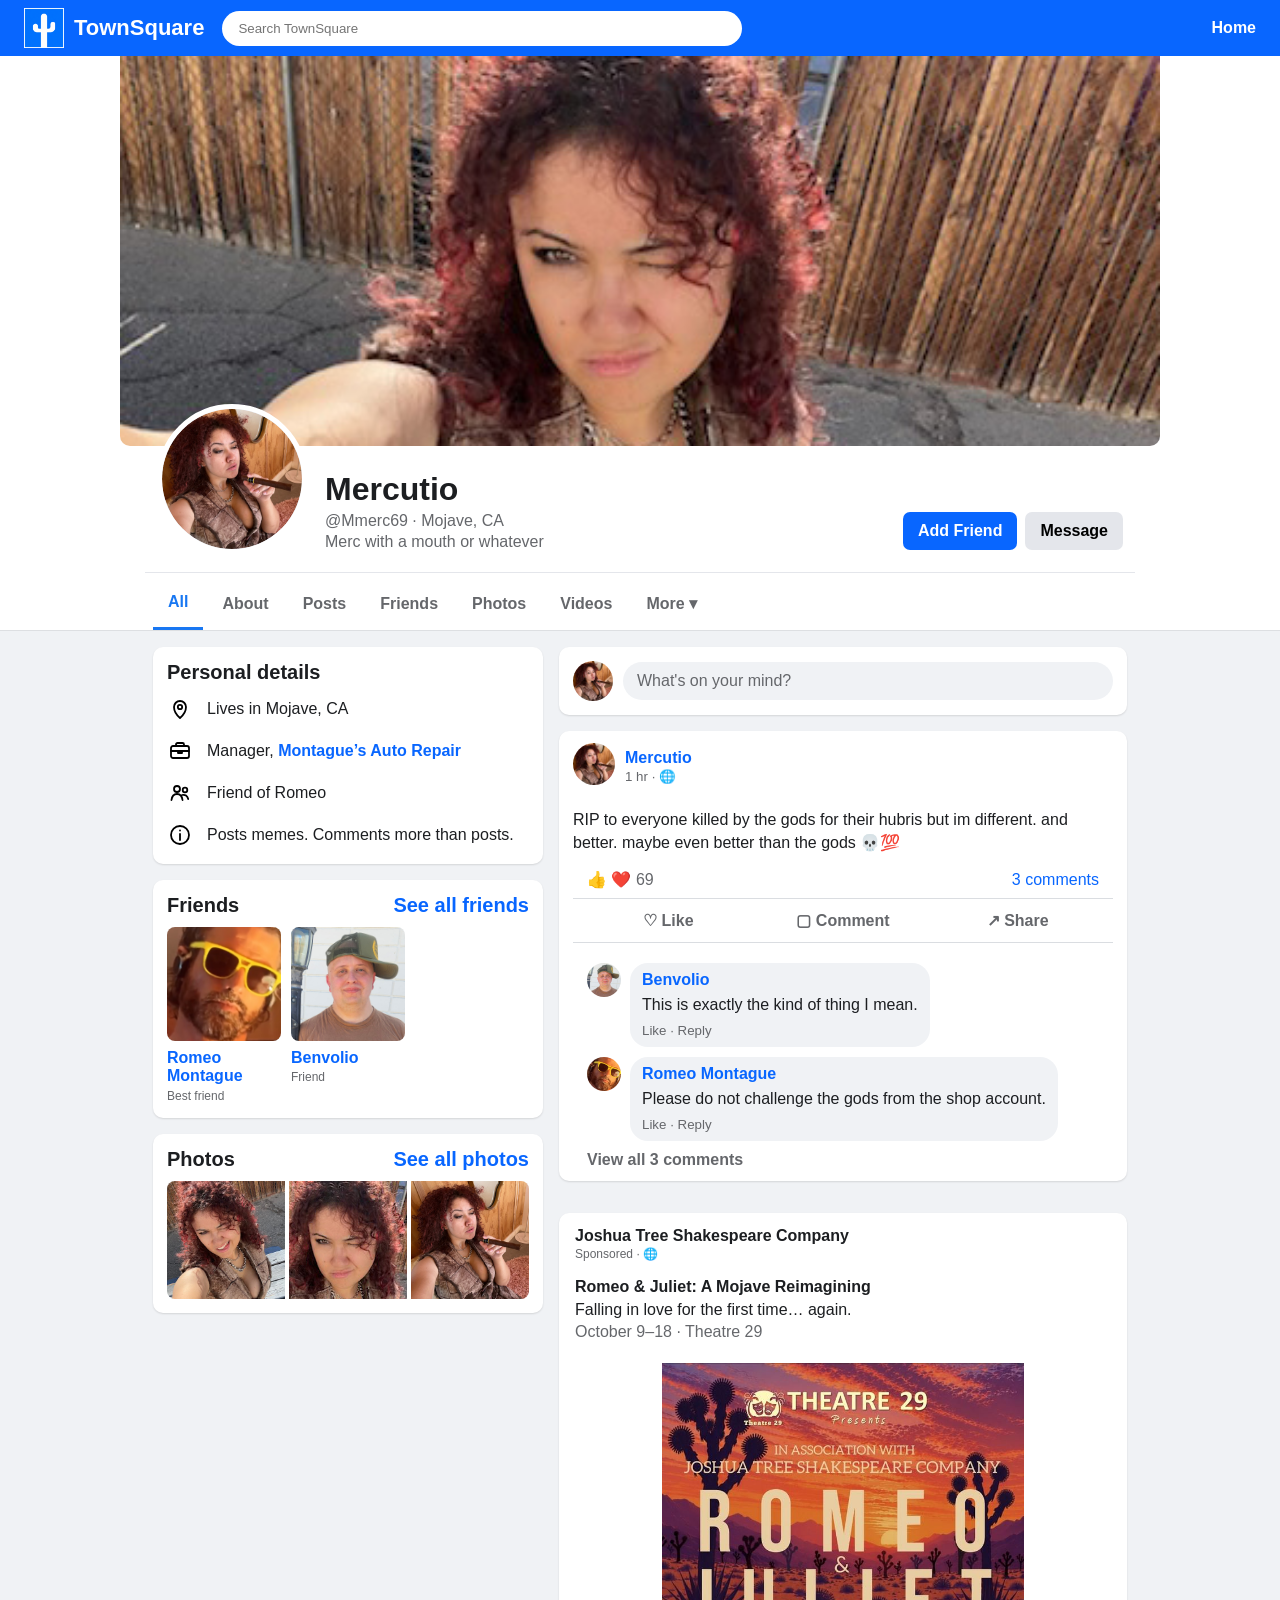
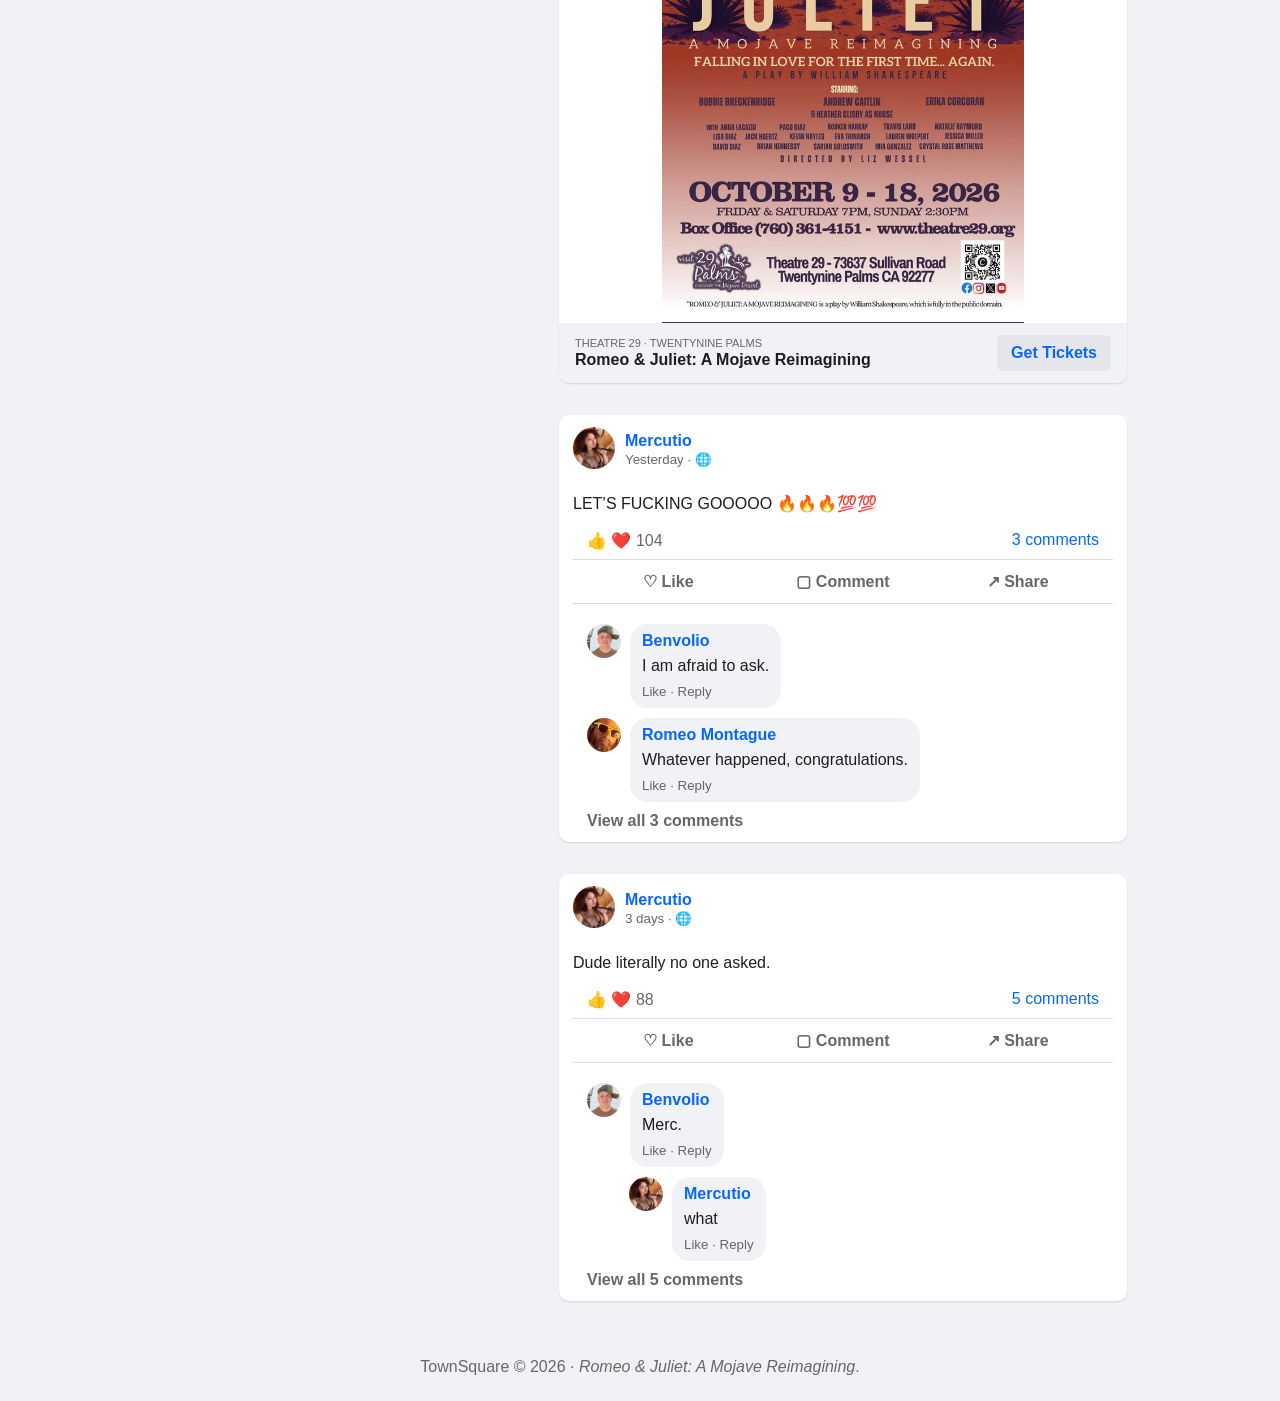
<file: profiles/mercutio/index.html>
<!doctype html><html lang="en"><head><meta charset="utf-8"><meta name="viewport" content="width=device-width,initial-scale=1">
<title>Mercutio | TownSquare</title><link rel="stylesheet" href="../../css/styles.css"></head>
<body class="ts-modern">
<header class="topbar"><a class="brand" href="../../"><img src="../../assets/townsquare-logo.png" alt="TownSquare"><span class="brand-name">TownSquare</span></a><input class="search" type="search" placeholder="Search TownSquare"><nav><a href="../../">Home</a></nav></header>
<main>
<section class="modern-profile-shell">
 <div class="cover"><img src="../../assets/mercutio-cover.jpg" alt="Mercutio cover"></div>
 <div class="modern-profile-head"><button class="modern-avatar photo-trigger" data-full="../../assets/mercutio-profile.jpg"><img src="../../assets/mercutio-profile.jpg" alt="Mercutio"></button>
 <div class="modern-identity"><h1>Mercutio</h1><p>@Mmerc69 · Mojave, CA</p><p>Merc with a mouth or whatever</p></div>
 <div class="modern-actions"><button class="primary-button decorative">Add Friend</button><button class="secondary-button decorative">Message</button></div></div>
 <nav class="modern-tabs profile-tabs"><button class="tab active" data-tab="all">All</button><button class="tab" data-tab="about">About</button><button class="tab" data-tab="posts">Posts</button><button class="tab" data-tab="friends">Friends</button><button class="tab" data-tab="photos">Photos</button><button class="tab" data-tab="videos">Videos</button><button class="tab decorative">More ▾</button></nav>
</section>

<section id="all" class="modern-page modern-panel tab-panel">
<div class="modern-grid"><aside class="modern-left">
 <article class="modern-card personal-details-card"><h2>Personal details</h2><div class="detail-list"><div class="detail-row"><span class="detail-icon" aria-hidden="true"><img src="../../assets/icons/location.svg" alt=""></span><div class="detail-copy">Lives in Mojave, CA</div></div><div class="detail-row"><span class="detail-icon" aria-hidden="true"><img src="../../assets/icons/work.svg" alt=""></span><div class="detail-copy">Manager, <a href="../../businesses/montagues-auto-repair/">Montague’s Auto Repair</a></div></div><div class="detail-row"><span class="detail-icon" aria-hidden="true"><img src="../../assets/icons/family.svg" alt=""></span><div class="detail-copy">Friend of Romeo</div></div><div class="detail-row"><span class="detail-icon" aria-hidden="true"><img src="../../assets/icons/info.svg" alt=""></span><div class="detail-copy">Posts memes. Comments more than posts.</div></div></div></article>
 <article class="modern-card"><h2>Friends <a class="see-all" href="#friends">See all friends</a></h2><div class="modern-friends-grid"><a class="modern-friend" href="../romeo-montague/"><img src="../../assets/romeo-profile.svg" alt="Romeo Montague"><b>Romeo Montague</b><small>Best friend</small></a><a class="modern-friend" href="../benvolio/"><img src="../../assets/benvolio-profile.jpg" alt="Benvolio"><b>Benvolio</b><small>Friend</small></a><div class="modern-friend"><img src="../../assets/friend-placeholder.svg" alt="Friend photo placeholder"><b>Friend</b><small>Placeholder</small></div><div class="modern-friend"><img src="../../assets/friend-placeholder.svg" alt="Friend photo placeholder"><b>Friend</b><small>Placeholder</small></div><div class="modern-friend"><img src="../../assets/friend-placeholder.svg" alt="Friend photo placeholder"><b>Friend</b><small>Placeholder</small></div><div class="modern-friend"><img src="../../assets/friend-placeholder.svg" alt="Friend photo placeholder"><b>Friend</b><small>Placeholder</small></div></div></article>
 <article class="modern-card"><h2>Photos <a class="see-all" href="#photos">See all photos</a></h2><div class="photo-grid"><button class="photo-trigger" data-full="../../assets/mercutio-gallery-01.jpg"><img src="../../assets/mercutio-gallery-01.jpg" alt="Mercutio"></button><button class="photo-trigger" data-full="../../assets/mercutio-cover.jpg"><img src="../../assets/mercutio-cover.jpg" alt="Mercutio"></button><button class="photo-trigger" data-full="../../assets/mercutio-profile.jpg"><img src="../../assets/mercutio-profile.jpg" alt="Mercutio"></button><div class="photo-placeholder">Photo placeholder</div><div class="photo-placeholder">Photo placeholder</div><div class="photo-placeholder">Photo placeholder</div><div class="photo-placeholder">Photo placeholder</div><div class="photo-placeholder">Photo placeholder</div><div class="photo-placeholder">Photo placeholder</div></div></article>
</aside>
<section class="feed">
 <article class="modern-card composer-placeholder"><img src="../../assets/mercutio-profile.jpg" alt=""><div class="composer-line">What's on your mind?</div></article>
 <article class="card post modern-card"><header><a href="./"><img src="../../assets/mercutio-profile.jpg" alt=""></a><div><a href="./"><b>Mercutio</b></a><small>1 hr · 🌐</small></div></header><p>RIP to everyone killed by the gods for their hubris but im different. and better. maybe even better than the gods 💀💯</p><div class="summary"><span>👍 ❤️ 69</span><span>18 comments</span></div><div class="actions"><button class="decorative">♡ Like</button><button class="decorative">▢ Comment</button><button class="decorative">↗ Share</button></div><div class="comments"><div class="comment"><a href="../benvolio/"><img src="../../assets/benvolio-profile.jpg" alt="Benvolio"></a><div><a href="../benvolio/"><b>Benvolio</b></a><p>This is exactly the kind of thing I mean.</p><small>Like · Reply</small></div></div><div class="comment"><a href="../romeo-montague/"><img src="../../assets/romeo-profile.svg" alt="Romeo Montague"></a><div><a href="../romeo-montague/"><b>Romeo Montague</b></a><p>Please do not challenge the gods from the shop account.</p><small>Like · Reply</small></div></div></div></article><article class="card post modern-card"><header><a href="./"><img src="../../assets/mercutio-profile.jpg" alt=""></a><div><a href="./"><b>Mercutio</b></a><small>Yesterday · 🌐</small></div></header><p>LET’S FUCKING GOOOOO 🔥🔥🔥💯💯</p><div class="summary"><span>👍 ❤️ 104</span><span>26 comments</span></div><div class="actions"><button class="decorative">♡ Like</button><button class="decorative">▢ Comment</button><button class="decorative">↗ Share</button></div><div class="comments"><div class="comment"><a href="../benvolio/"><img src="../../assets/benvolio-profile.jpg" alt="Benvolio"></a><div><a href="../benvolio/"><b>Benvolio</b></a><p>I am afraid to ask.</p><small>Like · Reply</small></div></div><div class="comment"><a href="../romeo-montague/"><img src="../../assets/romeo-profile.svg" alt="Romeo Montague"></a><div><a href="../romeo-montague/"><b>Romeo Montague</b></a><p>Whatever happened, congratulations.</p><small>Like · Reply</small></div></div></div></article><article class="card post modern-card"><header><a href="./"><img src="../../assets/mercutio-profile.jpg" alt=""></a><div><a href="./"><b>Mercutio</b></a><small>3 days · 🌐</small></div></header><p>Dude literally no one asked.</p><div class="summary"><span>👍 ❤️ 88</span><span>31 comments</span></div><div class="actions"><button class="decorative">♡ Like</button><button class="decorative">▢ Comment</button><button class="decorative">↗ Share</button></div><div class="comments"><div class="comment"><a href="../benvolio/"><img src="../../assets/benvolio-profile.jpg" alt="Benvolio"></a><div><a href="../benvolio/"><b>Benvolio</b></a><p>Merc.</p><small>Like · Reply</small></div></div><div class="comment reply"><a href="./"><img src="../../assets/mercutio-profile.jpg" alt="Mercutio"></a><div><a href="./"><b>Mercutio</b></a><p>what</p><small>Like · Reply</small></div></div></div></article>
</section></div></section>

<section id="about" class="modern-panel single tab-panel" hidden><article class="modern-card personal-details-card"><h2>About Mercutio</h2><div class="detail-list about-detail-list"><div class="detail-row"><span class="detail-icon" aria-hidden="true"><img src="../../assets/icons/location.svg" alt=""></span><div class="detail-copy">Lives in Mojave, CA</div></div><div class="detail-row"><span class="detail-icon" aria-hidden="true"><img src="../../assets/icons/work.svg" alt=""></span><div class="detail-copy">Manager, Montague’s Auto Repair</div></div><div class="detail-row"><span class="detail-icon" aria-hidden="true"><img src="../../assets/icons/family.svg" alt=""></span><div class="detail-copy">Friend of Romeo</div></div><div class="detail-row"><span class="detail-icon" aria-hidden="true"><img src="../../assets/icons/info.svg" alt=""></span><div class="detail-copy">Posts memes. Comments more than posts.</div></div></div><h3>Bio</h3><p>Merc with a mouth or whatever</p></article></section>
<section id="posts" class="modern-panel single tab-panel" hidden><section class="feed"><article class="card post modern-card"><header><a href="./"><img src="../../assets/mercutio-profile.jpg" alt=""></a><div><a href="./"><b>Mercutio</b></a><small>1 hr · 🌐</small></div></header><p>RIP to everyone killed by the gods for their hubris but im different. and better. maybe even better than the gods 💀💯</p><div class="summary"><span>👍 ❤️ 69</span><span>18 comments</span></div><div class="actions"><button class="decorative">♡ Like</button><button class="decorative">▢ Comment</button><button class="decorative">↗ Share</button></div><div class="comments"><div class="comment"><a href="../benvolio/"><img src="../../assets/benvolio-profile.jpg" alt="Benvolio"></a><div><a href="../benvolio/"><b>Benvolio</b></a><p>This is exactly the kind of thing I mean.</p><small>Like · Reply</small></div></div><div class="comment"><a href="../romeo-montague/"><img src="../../assets/romeo-profile.svg" alt="Romeo Montague"></a><div><a href="../romeo-montague/"><b>Romeo Montague</b></a><p>Please do not challenge the gods from the shop account.</p><small>Like · Reply</small></div></div></div></article><article class="card post modern-card"><header><a href="./"><img src="../../assets/mercutio-profile.jpg" alt=""></a><div><a href="./"><b>Mercutio</b></a><small>Yesterday · 🌐</small></div></header><p>LET’S FUCKING GOOOOO 🔥🔥🔥💯💯</p><div class="summary"><span>👍 ❤️ 104</span><span>26 comments</span></div><div class="actions"><button class="decorative">♡ Like</button><button class="decorative">▢ Comment</button><button class="decorative">↗ Share</button></div><div class="comments"><div class="comment"><a href="../benvolio/"><img src="../../assets/benvolio-profile.jpg" alt="Benvolio"></a><div><a href="../benvolio/"><b>Benvolio</b></a><p>I am afraid to ask.</p><small>Like · Reply</small></div></div><div class="comment"><a href="../romeo-montague/"><img src="../../assets/romeo-profile.svg" alt="Romeo Montague"></a><div><a href="../romeo-montague/"><b>Romeo Montague</b></a><p>Whatever happened, congratulations.</p><small>Like · Reply</small></div></div></div></article><article class="card post modern-card"><header><a href="./"><img src="../../assets/mercutio-profile.jpg" alt=""></a><div><a href="./"><b>Mercutio</b></a><small>3 days · 🌐</small></div></header><p>Dude literally no one asked.</p><div class="summary"><span>👍 ❤️ 88</span><span>31 comments</span></div><div class="actions"><button class="decorative">♡ Like</button><button class="decorative">▢ Comment</button><button class="decorative">↗ Share</button></div><div class="comments"><div class="comment"><a href="../benvolio/"><img src="../../assets/benvolio-profile.jpg" alt="Benvolio"></a><div><a href="../benvolio/"><b>Benvolio</b></a><p>Merc.</p><small>Like · Reply</small></div></div><div class="comment reply"><a href="./"><img src="../../assets/mercutio-profile.jpg" alt="Mercutio"></a><div><a href="./"><b>Mercutio</b></a><p>what</p><small>Like · Reply</small></div></div></div></article></section></section>
<section id="friends" class="modern-panel single tab-panel" hidden><article class="modern-card"><h2>Friends</h2><div class="modern-friends-grid"><a class="modern-friend" href="../romeo-montague/"><img src="../../assets/romeo-profile.svg" alt="Romeo Montague"><b>Romeo Montague</b><small>Best friend</small></a><a class="modern-friend" href="../benvolio/"><img src="../../assets/benvolio-profile.jpg" alt="Benvolio"><b>Benvolio</b><small>Friend</small></a><div class="modern-friend"><img src="../../assets/friend-placeholder.svg" alt="Friend photo placeholder"><b>Friend</b><small>Placeholder</small></div><div class="modern-friend"><img src="../../assets/friend-placeholder.svg" alt="Friend photo placeholder"><b>Friend</b><small>Placeholder</small></div><div class="modern-friend"><img src="../../assets/friend-placeholder.svg" alt="Friend photo placeholder"><b>Friend</b><small>Placeholder</small></div><div class="modern-friend"><img src="../../assets/friend-placeholder.svg" alt="Friend photo placeholder"><b>Friend</b><small>Placeholder</small></div></div></article></section>
<section id="photos" class="modern-panel single tab-panel" hidden><article class="modern-card"><h2>Photos</h2><div class="photo-grid"><button class="photo-trigger" data-full="../../assets/mercutio-gallery-01.jpg"><img src="../../assets/mercutio-gallery-01.jpg" alt="Mercutio"></button><button class="photo-trigger" data-full="../../assets/mercutio-cover.jpg"><img src="../../assets/mercutio-cover.jpg" alt="Mercutio"></button><button class="photo-trigger" data-full="../../assets/mercutio-profile.jpg"><img src="../../assets/mercutio-profile.jpg" alt="Mercutio"></button><div class="photo-placeholder">Photo placeholder</div><div class="photo-placeholder">Photo placeholder</div><div class="photo-placeholder">Photo placeholder</div><div class="photo-placeholder">Photo placeholder</div><div class="photo-placeholder">Photo placeholder</div><div class="photo-placeholder">Photo placeholder</div></div></article></section>
<section id="videos" class="modern-panel single tab-panel" hidden><article class="modern-card"><h2>Videos</h2><div class="placeholder-banner">Video placeholder<br>Production videos can be added here.</div></article></section>
</main>
<div id="lightbox" class="lightbox" hidden role="dialog" aria-modal="true"><button class="close">×</button><button class="prev">‹</button><img id="lightbox-image" alt=""><button class="next">›</button></div>
<footer class="site-footer">TownSquare © 2026 · <i>Romeo &amp; Juliet: A Mojave Reimagining</i>.</footer>
<script src="../../js/townsquare.js"></script></body></html>
</file>
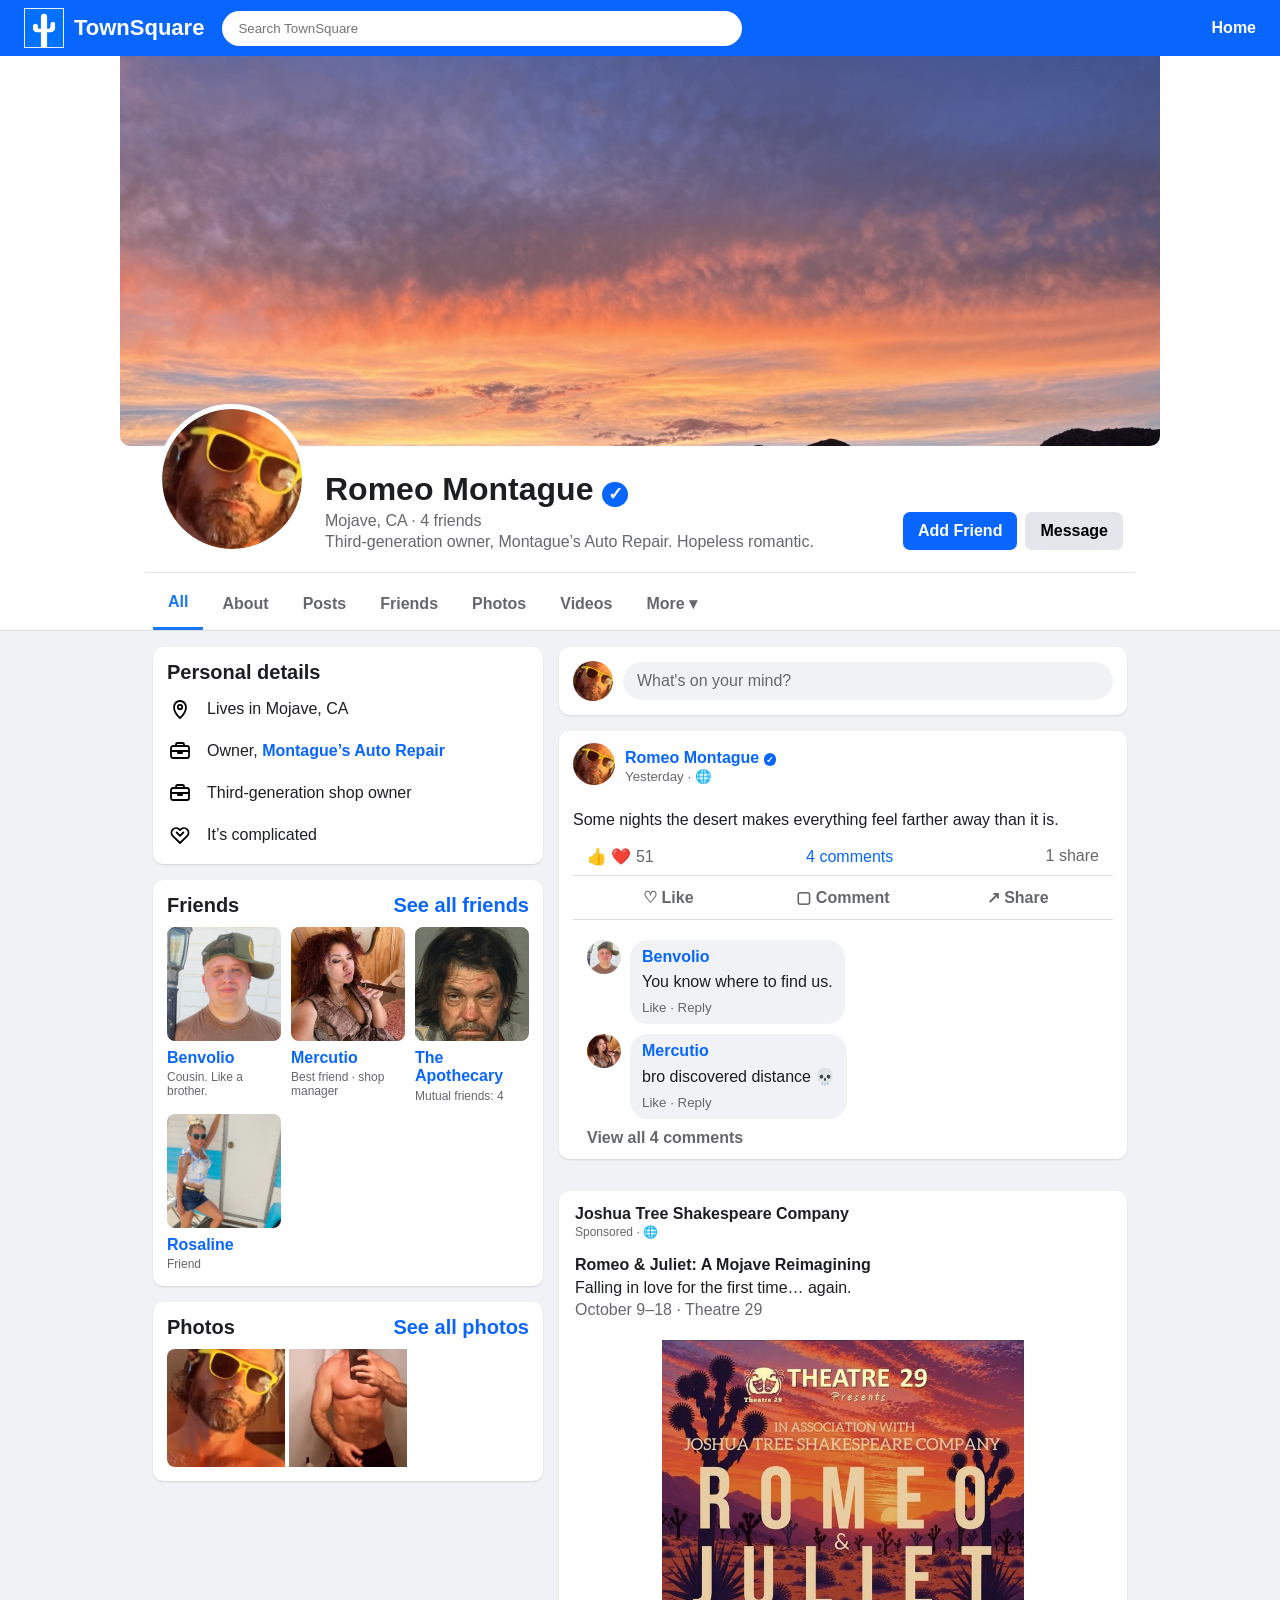
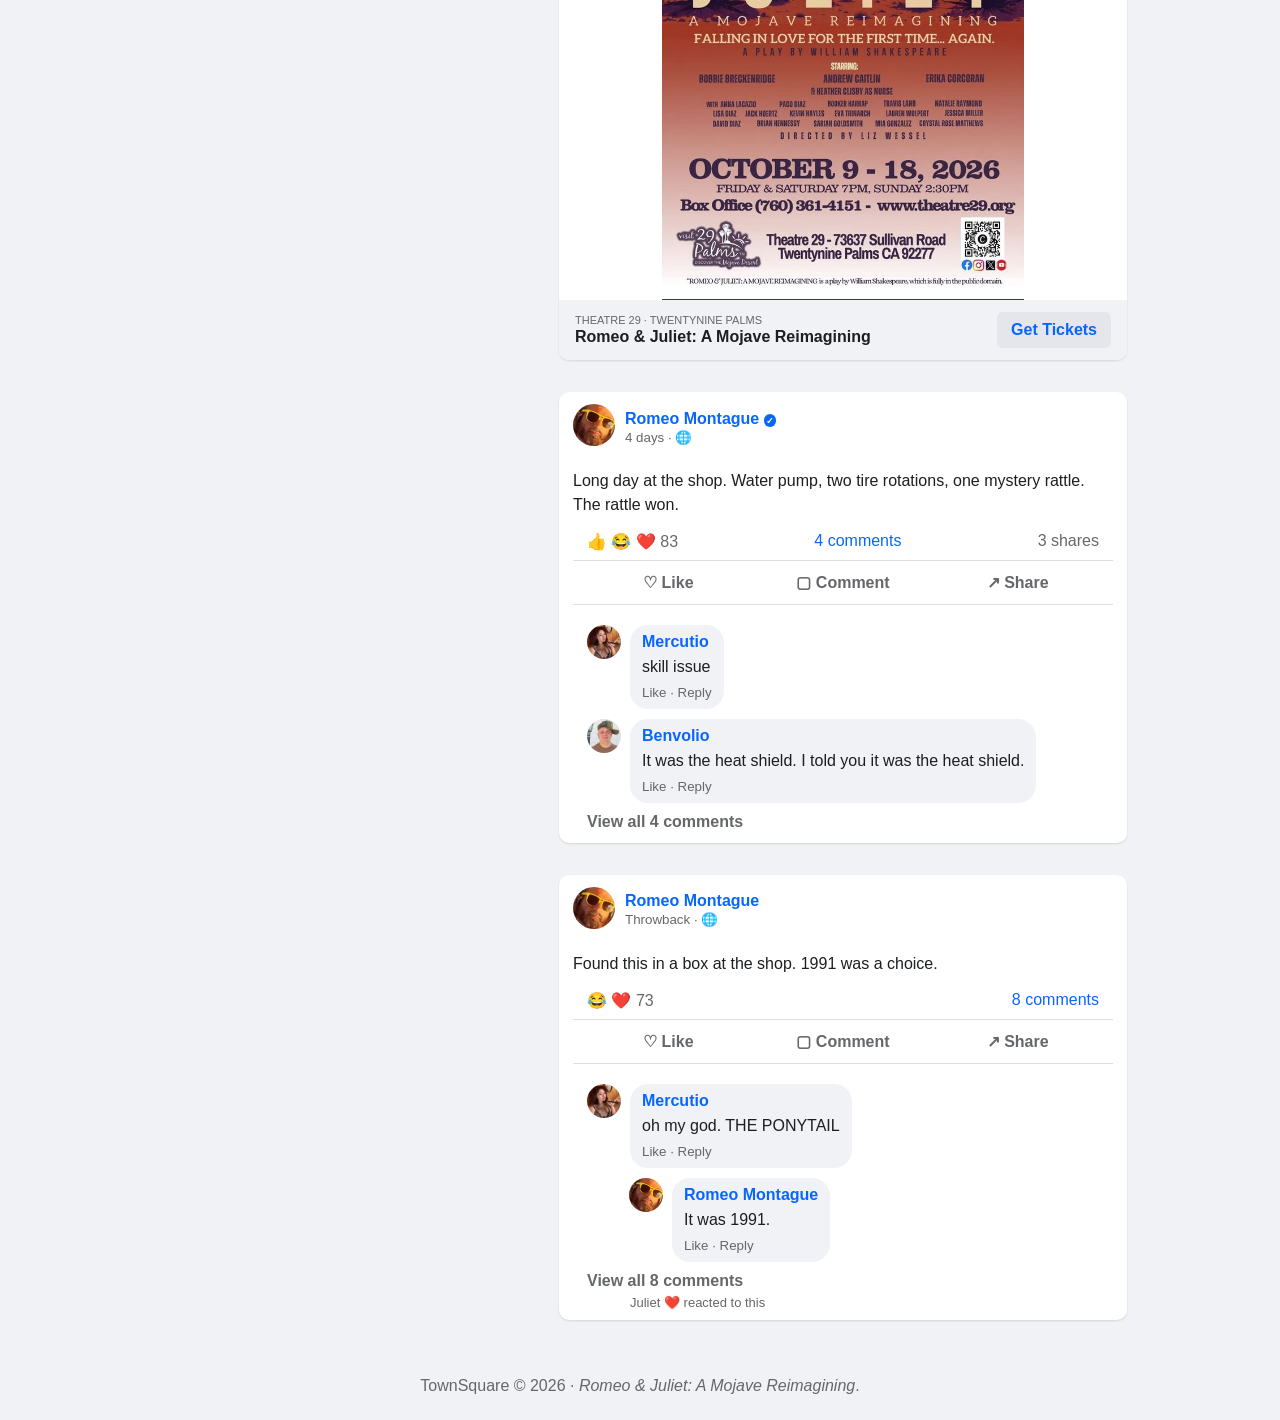
<file: profiles/romeo-montague/index.html>
<!doctype html><html lang="en"><head><meta charset="utf-8"><meta name="viewport" content="width=device-width,initial-scale=1">
<title>Romeo Montague | TownSquare</title><link rel="stylesheet" href="../../css/styles.css"></head>
<body class="ts-modern">
<header class="topbar"><a class="brand" href="../../"><img src="../../assets/townsquare-logo.png" alt="TownSquare"><span class="brand-name">TownSquare</span></a><input class="search" type="search" placeholder="Search TownSquare"><nav><a href="../../">Home</a></nav></header>
<main>
<section class="modern-profile-shell">
 <div class="cover"><img src="../../assets/romeo-cover-sunset.jpg" alt="Romeo Montague cover"></div>
 <div class="modern-profile-head"><button class="modern-avatar photo-trigger" data-full="../../assets/romeo-profile.jpg"><img src="../../assets/romeo-profile.jpg" alt="Romeo Montague"></button>
 <div class="modern-identity"><h1>Romeo Montague <span class="verified">✓</span></h1><p>Mojave, CA · 4 friends</p><p>Third-generation owner, Montague’s Auto Repair. Hopeless romantic.</p></div>
 <div class="modern-actions"><button class="primary-button decorative">Add Friend</button><button class="secondary-button decorative">Message</button></div></div>
 <nav class="modern-tabs profile-tabs"><button class="tab active" data-tab="all">All</button><button class="tab" data-tab="about">About</button><button class="tab" data-tab="posts">Posts</button><button class="tab" data-tab="friends">Friends</button><button class="tab" data-tab="photos">Photos</button><button class="tab" data-tab="videos">Videos</button><button class="tab decorative">More ▾</button></nav>
</section>

<section id="all" class="modern-page modern-panel tab-panel">
<div class="modern-grid"><aside class="modern-left">
 <article class="modern-card personal-details-card"><h2>Personal details</h2><div class="detail-list"><div class="detail-row"><span class="detail-icon" aria-hidden="true"><img src="../../assets/icons/location.svg" alt=""></span><div class="detail-copy">Lives in Mojave, CA</div></div><div class="detail-row"><span class="detail-icon" aria-hidden="true"><img src="../../assets/icons/work.svg" alt=""></span><div class="detail-copy">Owner, <a href="../../businesses/montagues-auto-repair/">Montague’s Auto Repair</a></div></div><div class="detail-row"><span class="detail-icon" aria-hidden="true"><img src="../../assets/icons/work.svg" alt=""></span><div class="detail-copy">Third-generation shop owner</div></div><div class="detail-row"><span class="detail-icon" aria-hidden="true"><img src="../../assets/icons/relationship.svg" alt=""></span><div class="detail-copy">It’s complicated</div></div></div></article>
 <article class="modern-card"><h2>Friends <a class="see-all" href="#friends">See all friends</a></h2><div class="modern-friends-grid"><a class="modern-friend" href="../benvolio/"><img src="../../assets/benvolio-profile.jpg" alt="Benvolio"><b>Benvolio</b><small>Cousin. Like a brother.</small></a><a class="modern-friend" href="../mercutio/"><img src="../../assets/mercutio-profile.jpg" alt="Mercutio"><b>Mercutio</b><small>Best friend · shop manager</small></a><a class="modern-friend" href="../apothecary/"><img src="../../assets/apothecary-profile.jpg" alt="The Apothecary"><b>The Apothecary</b><small>Mutual friends: 4</small></a><a class="modern-friend" href="../rosaline/"><img src="../../assets/rosaline-profile.jpg" alt="Rosaline"><b>Rosaline</b><small>Friend</small></a></div></article>
 <article class="modern-card"><h2>Photos <a class="see-all" href="#photos">See all photos</a></h2><div class="photo-grid"><img src="../../assets/romeo-gallery-01.jpg" alt="Romeo Montague in yellow sunglasses"><img src="../../assets/romeo-gallery-02.jpg" alt="Romeo Montague mirror photo"></div></article>
</aside>
<section class="feed">
 <article class="modern-card composer-placeholder"><img src="../../assets/romeo-profile.jpg" alt=""><div class="composer-line">What's on your mind?</div></article>
 
<article class="card post modern-card">
<header><a href="./"><img src="../../assets/romeo-profile.jpg" alt=""></a><div><a href="./"><b>Romeo Montague</b> <span class="verified">✓</span></a><small>Yesterday · 🌐</small></div></header>
<p>Some nights the desert makes everything feel farther away than it is.</p>
<div class="summary"><span>👍 ❤️ 51</span><span>8 comments</span><span>1 share</span></div>
<div class="actions"><button class="decorative">♡ Like</button><button class="decorative">▢ Comment</button><button class="decorative">↗ Share</button></div>
<div class="comments"><div class="comment"><a href="../benvolio/"><img src="../../assets/benvolio-profile.jpg" alt="Benvolio"></a><div><a href="../benvolio/"><b>Benvolio</b></a><p>You know where to find us.</p><small>Like · Reply</small></div></div><div class="comment"><a href="../mercutio/"><img src="../../assets/mercutio-profile.jpg" alt="Mercutio"></a><div><a href="../mercutio/"><b>Mercutio</b></a><p>bro discovered distance 💀</p><small>Like · Reply</small></div></div></div>
</article>

<article class="card post modern-card">
<header><a href="./"><img src="../../assets/romeo-profile.jpg" alt=""></a><div><a href="./"><b>Romeo Montague</b> <span class="verified">✓</span></a><small>4 days · 🌐</small></div></header>
<p>Long day at the shop. Water pump, two tire rotations, one mystery rattle. The rattle won.</p>
<div class="summary"><span>👍 😂 ❤️ 83</span><span>14 comments</span><span>3 shares</span></div>
<div class="actions"><button class="decorative">♡ Like</button><button class="decorative">▢ Comment</button><button class="decorative">↗ Share</button></div>
<div class="comments"><div class="comment"><a href="../mercutio/"><img src="../../assets/mercutio-profile.jpg" alt="Mercutio"></a><div><a href="../mercutio/"><b>Mercutio</b></a><p>skill issue</p><small>Like · Reply</small></div></div><div class="comment"><a href="../benvolio/"><img src="../../assets/benvolio-profile.jpg" alt="Benvolio"></a><div><a href="../benvolio/"><b>Benvolio</b></a><p>It was the heat shield. I told you it was the heat shield.</p><small>Like · Reply</small></div></div></div>
</article>

</section></div></section>

<section id="about" class="modern-panel single tab-panel" hidden><article class="modern-card personal-details-card"><h2>About Romeo Montague</h2><div class="detail-list about-detail-list"><div class="detail-row"><span class="detail-icon" aria-hidden="true"><img src="../../assets/icons/location.svg" alt=""></span><div class="detail-copy">Lives in Mojave, CA</div></div><div class="detail-row"><span class="detail-icon" aria-hidden="true"><img src="../../assets/icons/work.svg" alt=""></span><div class="detail-copy">Owner, Montague’s Auto Repair</div></div><div class="detail-row"><span class="detail-icon" aria-hidden="true"><img src="../../assets/icons/work.svg" alt=""></span><div class="detail-copy">Third-generation shop owner</div></div><div class="detail-row"><span class="detail-icon" aria-hidden="true"><img src="../../assets/icons/relationship.svg" alt=""></span><div class="detail-copy">It’s complicated</div></div></div><h3>Bio</h3><p>Third-generation owner, Montague’s Auto Repair. Hopeless romantic.</p></article></section>
<section id="posts" class="modern-panel single tab-panel" hidden><section class="feed">
<article class="card post modern-card">
<header><a href="./"><img src="../../assets/romeo-profile.jpg" alt=""></a><div><a href="./"><b>Romeo Montague</b> <span class="verified">✓</span></a><small>Yesterday · 🌐</small></div></header>
<p>Some nights the desert makes everything feel farther away than it is.</p>
<div class="summary"><span>👍 ❤️ 51</span><span>8 comments</span><span>1 share</span></div>
<div class="actions"><button class="decorative">♡ Like</button><button class="decorative">▢ Comment</button><button class="decorative">↗ Share</button></div>
<div class="comments"><div class="comment"><a href="../benvolio/"><img src="../../assets/benvolio-profile.jpg" alt="Benvolio"></a><div><a href="../benvolio/"><b>Benvolio</b></a><p>You know where to find us.</p><small>Like · Reply</small></div></div><div class="comment"><a href="../mercutio/"><img src="../../assets/mercutio-profile.jpg" alt="Mercutio"></a><div><a href="../mercutio/"><b>Mercutio</b></a><p>bro discovered distance 💀</p><small>Like · Reply</small></div></div></div>
</article>

<article class="card post modern-card">
<header><a href="./"><img src="../../assets/romeo-profile.jpg" alt=""></a><div><a href="./"><b>Romeo Montague</b> <span class="verified">✓</span></a><small>4 days · 🌐</small></div></header>
<p>Long day at the shop. Water pump, two tire rotations, one mystery rattle. The rattle won.</p>
<div class="summary"><span>👍 😂 ❤️ 83</span><span>14 comments</span><span>3 shares</span></div>
<div class="actions"><button class="decorative">♡ Like</button><button class="decorative">▢ Comment</button><button class="decorative">↗ Share</button></div>
<div class="comments"><div class="comment"><a href="../mercutio/"><img src="../../assets/mercutio-profile.jpg" alt="Mercutio"></a><div><a href="../mercutio/"><b>Mercutio</b></a><p>skill issue</p><small>Like · Reply</small></div></div><div class="comment"><a href="../benvolio/"><img src="../../assets/benvolio-profile.jpg" alt="Benvolio"></a><div><a href="../benvolio/"><b>Benvolio</b></a><p>It was the heat shield. I told you it was the heat shield.</p><small>Like · Reply</small></div></div></div>
</article>
</section></section>
<section id="friends" class="modern-panel single tab-panel" hidden><article class="modern-card"><h2>Friends</h2><div class="modern-friends-grid"><a class="modern-friend" href="../benvolio/"><img src="../../assets/benvolio-profile.jpg" alt="Benvolio"><b>Benvolio</b><small>Cousin. Like a brother.</small></a><a class="modern-friend" href="../mercutio/"><img src="../../assets/mercutio-profile.jpg" alt="Mercutio"><b>Mercutio</b><small>Best friend · shop manager</small></a><a class="modern-friend" href="../apothecary/"><img src="../../assets/apothecary-profile.jpg" alt="The Apothecary"><b>The Apothecary</b><small>Mutual friends: 4</small></a><a class="modern-friend" href="../rosaline/"><img src="../../assets/rosaline-profile.jpg" alt="Rosaline"><b>Rosaline</b><small>Friend</small></a></div></article></section>
<section id="photos" class="modern-panel single tab-panel" hidden><article class="modern-card"><h2>Photos</h2><div class="photo-grid"><img src="../../assets/romeo-gallery-01.jpg" alt="Romeo Montague in yellow sunglasses"><img src="../../assets/romeo-gallery-02.jpg" alt="Romeo Montague mirror photo"></div></article></section>
<section id="videos" class="modern-panel single tab-panel" hidden><article class="modern-card"><h2>Videos</h2><div class="romeo-video-grid" style="display:grid;grid-template-columns:repeat(auto-fit,minmax(220px,1fr));gap:14px">
<video controls playsinline preload="metadata" style="width:100%;border-radius:10px;background:#000"><source src="../../assets/romeo-video-01.mp4" type="video/mp4"></video>
<video controls playsinline preload="metadata" style="width:100%;border-radius:10px;background:#000"><source src="../../assets/romeo-video-02.mp4" type="video/mp4"></video>
<video controls playsinline preload="metadata" style="width:100%;border-radius:10px;background:#000"><source src="../../assets/romeo-video-03.mp4" type="video/mp4"></video>
<video controls playsinline preload="metadata" style="width:100%;border-radius:10px;background:#000"><source src="../../assets/romeo-video-04.mp4" type="video/mp4"></video>
</div></article></section>
</main>
<div id="lightbox" class="lightbox" hidden role="dialog" aria-modal="true"><button class="close">×</button><button class="prev">‹</button><img id="lightbox-image" alt=""><button class="next">›</button></div>
<footer class="site-footer">TownSquare © 2026 · <i>Romeo &amp; Juliet: A Mojave Reimagining</i>.</footer>
<script src="../../js/townsquare.js"></script></body></html>
</file>
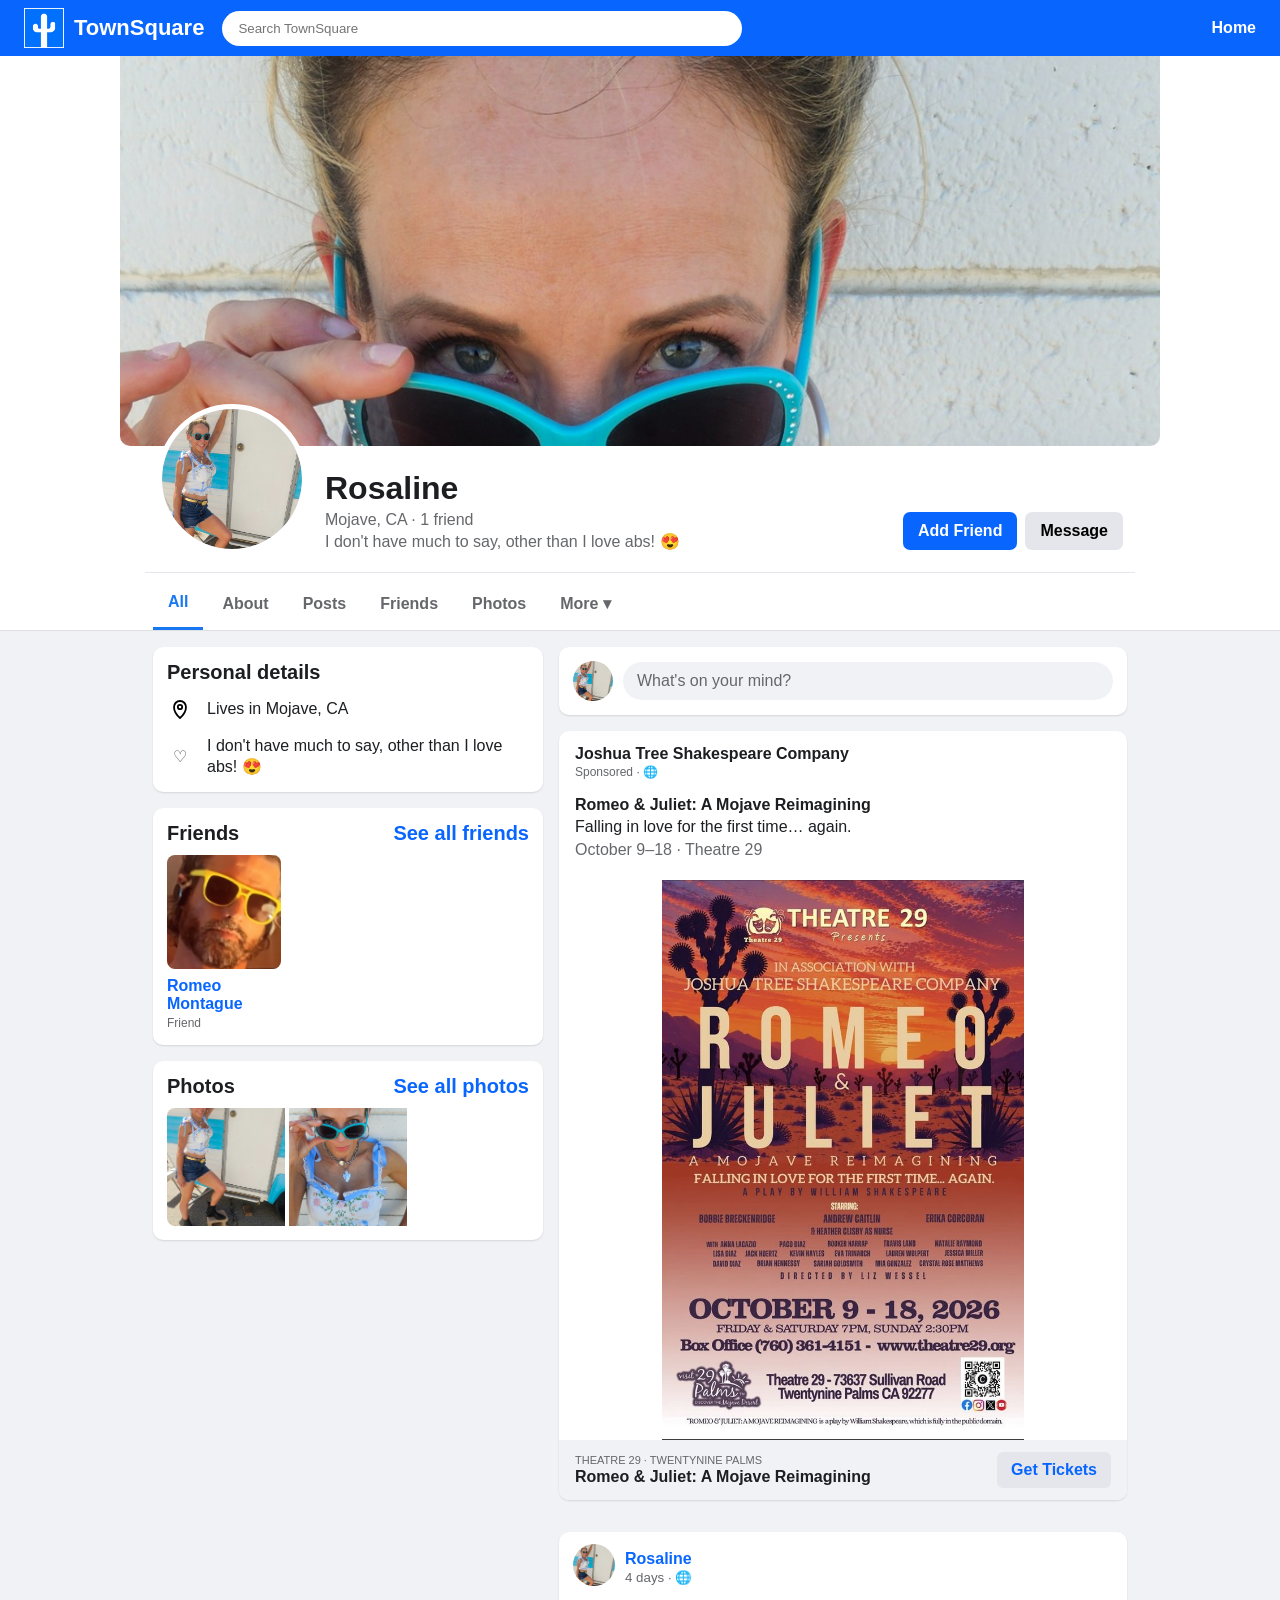
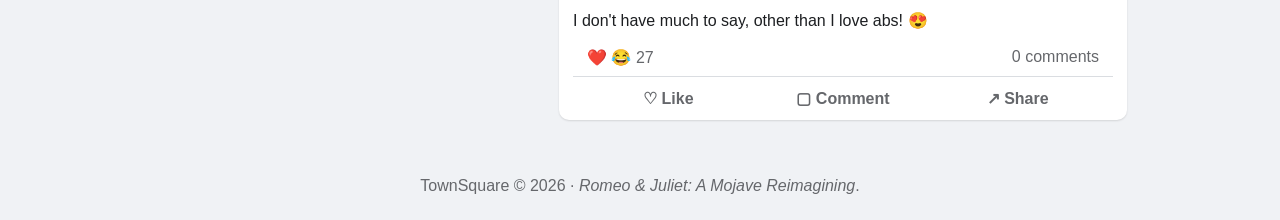
<file: profiles/rosaline/index.html>
<!doctype html><html lang="en"><head><meta charset="utf-8"><meta name="viewport" content="width=device-width,initial-scale=1">
<title>Rosaline | TownSquare</title><link rel="stylesheet" href="../../css/styles.css"></head>
<body class="ts-modern">
<header class="topbar"><a class="brand" href="../../"><img src="../../assets/townsquare-logo.png" alt="TownSquare"><span class="brand-name">TownSquare</span></a><input class="search" type="search" placeholder="Search TownSquare"><nav><a href="../../">Home</a></nav></header>
<main>
<section class="modern-profile-shell">
 <div class="cover"><img src="../../assets/rosaline-cover.jpg" alt="Rosaline cover photo"></div>
 <div class="modern-profile-head"><button class="modern-avatar photo-trigger" data-full="../../assets/rosaline-gallery-01.jpg"><img src="../../assets/rosaline-profile.jpg" alt="Rosaline"></button>
 <div class="modern-identity"><h1>Rosaline</h1><p>Mojave, CA · 1 friend</p><p>I don't have much to say, other than I love abs! 😍</p></div>
 <div class="modern-actions"><button class="primary-button decorative">Add Friend</button><button class="secondary-button decorative">Message</button></div></div>
 <nav class="modern-tabs profile-tabs"><button class="tab active" data-tab="all">All</button><button class="tab" data-tab="about">About</button><button class="tab" data-tab="posts">Posts</button><button class="tab" data-tab="friends">Friends</button><button class="tab" data-tab="photos">Photos</button><button class="tab decorative">More ▾</button></nav>
</section>
<section id="all" class="modern-page modern-panel tab-panel"><div class="modern-grid"><aside class="modern-left">
 <article class="modern-card personal-details-card"><h2>Personal details</h2><div class="detail-list"><div class="detail-row"><span class="detail-icon" aria-hidden="true"><img src="../../assets/icons/location.svg" alt=""></span><div class="detail-copy">Lives in Mojave, CA</div></div><div class="detail-row"><span class="detail-icon" aria-hidden="true">♡</span><div class="detail-copy">I don't have much to say, other than I love abs! 😍</div></div></div></article>
 <article class="modern-card"><h2>Friends <a class="see-all" href="#friends">See all friends</a></h2><div class="modern-friends-grid"><a class="modern-friend" href="../romeo-montague/"><img src="../../assets/romeo-profile.jpg" alt="Romeo Montague"><b>Romeo Montague</b><small>Friend</small></a></div></article>
 <article class="modern-card"><h2>Photos <a class="see-all" href="#photos">See all photos</a></h2><div class="photo-grid"><img src="../../assets/rosaline-gallery-01.jpg" alt="Rosaline by her trailer"><img src="../../assets/rosaline-gallery-02.jpg" alt="Rosaline in turquoise sunglasses"></div></article>
</aside><section class="feed">
 <article class="modern-card composer-placeholder"><img src="../../assets/rosaline-profile.jpg" alt=""><div class="composer-line">What's on your mind?</div></article>
 <article class="card post modern-card"><header><a href="./"><img src="../../assets/rosaline-profile.jpg" alt="Rosaline"></a><div><a href="./"><b>Rosaline</b></a><small>Today · 🌐</small></div></header><p>Can't make the Capulet party. 😭 I am genuinely disappointed about this.</p><div class="summary"><span>😢 ❤️ 12</span><span>0 comments</span></div><div class="actions"><button class="decorative">♡ Like</button><button class="decorative">▢ Comment</button><button class="decorative">↗ Share</button></div></article>
 <article class="card post modern-card"><header><a href="./"><img src="../../assets/rosaline-profile.jpg" alt="Rosaline"></a><div><a href="./"><b>Rosaline</b></a><small>4 days · 🌐</small></div></header><p>I don't have much to say, other than I love abs! 😍</p><div class="summary"><span>❤️ 😂 27</span><span>0 comments</span></div><div class="actions"><button class="decorative">♡ Like</button><button class="decorative">▢ Comment</button><button class="decorative">↗ Share</button></div></article>
</section></div></section>
<section id="about" class="modern-panel single tab-panel" hidden><article class="modern-card personal-details-card"><h2>About Rosaline</h2><p>I don't have much to say, other than I love abs! 😍</p></article></section>
<section id="posts" class="modern-panel single tab-panel" hidden><section class="feed"><article class="card post modern-card"><header><a href="./"><img src="../../assets/rosaline-profile.jpg" alt="Rosaline"></a><div><a href="./"><b>Rosaline</b></a><small>Today · 🌐</small></div></header><p>Can't make the Capulet party. 😭 I am genuinely disappointed about this.</p><div class="summary"><span>😢 ❤️ 12</span><span>0 comments</span></div><div class="actions"><button class="decorative">♡ Like</button><button class="decorative">▢ Comment</button><button class="decorative">↗ Share</button></div></article><article class="card post modern-card"><header><a href="./"><img src="../../assets/rosaline-profile.jpg" alt="Rosaline"></a><div><a href="./"><b>Rosaline</b></a><small>4 days · 🌐</small></div></header><p>I don't have much to say, other than I love abs! 😍</p><div class="summary"><span>❤️ 😂 27</span><span>0 comments</span></div><div class="actions"><button class="decorative">♡ Like</button><button class="decorative">▢ Comment</button><button class="decorative">↗ Share</button></div></article></section></section>
<section id="friends" class="modern-panel single tab-panel" hidden><article class="modern-card"><h2>Friends</h2><div class="modern-friends-grid"><a class="modern-friend" href="../romeo-montague/"><img src="../../assets/romeo-profile.jpg" alt="Romeo Montague"><b>Romeo Montague</b><small>Friend</small></a></div></article></section>
<section id="photos" class="modern-panel single tab-panel" hidden><article class="modern-card"><h2>Photos</h2><div class="photo-grid"><img src="../../assets/rosaline-gallery-01.jpg" alt="Rosaline by her trailer"><img src="../../assets/rosaline-gallery-02.jpg" alt="Rosaline in turquoise sunglasses"></div></article></section>
</main><div id="lightbox" class="lightbox" hidden role="dialog" aria-modal="true"><button class="close">×</button><button class="prev">‹</button><img id="lightbox-image" alt=""><button class="next">›</button></div><footer class="site-footer">TownSquare © 2026 · <i>Romeo &amp; Juliet: A Mojave Reimagining</i>.</footer><script src="../../js/townsquare.js"></script></body></html>
</file>
<file: css/styles.css>
*{box-sizing:border-box}body{margin:0;font-family:-apple-system,BlinkMacSystemFont,"Segoe UI",Roboto,Arial,sans-serif;background:#f0f2f5;color:#050505}a{text-decoration:none;color:inherit}button{font:inherit;cursor:pointer}.topbar{height:56px;background:#0866ff;color:#fff;display:flex;align-items:center;gap:18px;padding:0 24px;position:sticky;top:0;z-index:20}.brand{display:flex;align-items:center;gap:10px;font-weight:800;font-size:22px}.brand-logo-placeholder{border:2px dashed #fff;border-radius:6px;padding:5px 7px;font-size:11px}.search{flex:1;max-width:520px;border:0;border-radius:20px;padding:10px 16px}.topbar nav{margin-left:auto;display:flex;gap:18px;font-weight:600;align-items:center}.nav-button{border:0;background:none;color:#fff;font-weight:600}.profile-shell{max-width:1180px;margin:auto;background:#fff}.cover{height:350px;overflow:hidden;background:#222}.cover img{width:100%;height:100%;object-fit:cover}.profile-header{display:flex;align-items:flex-end;gap:22px;padding:0 30px 18px;min-height:120px;position:relative}.profile-photo{width:180px;height:180px;border-radius:50%;overflow:hidden;border:5px solid #fff;background:#fff;margin-top:-80px;padding:0}.profile-photo img{width:100%;height:100%;object-fit:cover}.identity h1{font-size:34px;margin:0 0 6px}.identity p{margin:4px 0;color:#65676b}.verified{display:inline-flex;background:#0866ff;color:#fff;border-radius:50%;font-size:.55em;width:1.45em;height:1.45em;align-items:center;justify-content:center}.profile-actions{margin-left:auto;display:flex;gap:8px;position:relative}.primary-button,.secondary-button{border:0;border-radius:7px;padding:10px 15px;font-weight:700}.primary-button{background:#0866ff;color:#fff}.secondary-button{background:#e4e6eb}.profile-more-menu,.tabs-more-menu{position:absolute;background:white;border:1px solid #dadde1;box-shadow:0 3px 10px rgba(0,0,0,.18);border-radius:8px;padding:6px;z-index:50;min-width:180px}.profile-more-menu{right:0;top:48px}.tabs-more-menu{top:50px;left:420px}.profile-more-menu button,.profile-more-menu a,.tabs-more-menu button{display:block;width:100%;border:0;background:white;text-align:left;padding:10px 12px;border-radius:6px}.profile-more-menu button:hover,.profile-more-menu a:hover,.tabs-more-menu button:hover{background:#f0f2f5}.profile-tabs{display:flex;border-top:1px solid #dadde1;padding:0 20px;overflow:visible;position:relative}.tab{border:0;background:none;padding:17px 15px;font-weight:700;color:#65676b;border-bottom:3px solid transparent}.tab.active{color:#0866ff;border-bottom-color:#0866ff}.content-grid{max-width:1180px;margin:16px auto;display:grid;grid-template-columns:310px 1fr 270px;gap:16px;padding:0 8px}.card{background:#fff;border-radius:10px;box-shadow:0 1px 2px rgba(0,0,0,.12);padding:16px;margin-bottom:16px}.card h2{margin:0 0 14px;font-size:20px}.card h3{margin:0 0 10px;font-size:17px}.quote{text-align:center;font-style:italic}.card ul{list-style:none;padding:0;margin:0}.card li{padding:7px 0}.heading{display:flex;justify-content:space-between;align-items:center}.linkbtn,.summary button{border:0;background:none;color:#0866ff}.photo-grid{display:grid;grid-template-columns:repeat(3,1fr);gap:4px}.photo-grid button,.post-photo{border:0;padding:0;background:none}.photo-grid img{width:100%;aspect-ratio:1/1;object-fit:cover;display:block}.photo-grid.large{grid-template-columns:repeat(5,1fr);gap:8px}.composer>div{display:flex;gap:10px;align-items:center}.composer img{width:40px;height:40px;border-radius:50%}.composer button{flex:1;border:0;border-radius:20px;background:#f0f2f5;text-align:left;padding:10px 15px;color:#65676b}.composer footer{display:flex;justify-content:space-around;margin-top:12px;color:#65676b;font-weight:600}.post{padding:0;overflow:hidden}.post header{display:flex;gap:10px;align-items:center;padding:14px 16px 8px}.post header img{width:42px;height:42px;border-radius:50%}.post header small{display:block;color:#65676b;margin-top:2px}.more{margin-left:auto;border:0;background:none}.post>p{padding:4px 16px 10px;margin:0;line-height:1.45}.post-photo{width:100%}.post-photo img{width:100%;display:block}.summary{display:flex;justify-content:space-between;padding:9px 14px;color:#65676b;border-bottom:1px solid #dadde1}.actions{display:grid;grid-template-columns:repeat(3,1fr);padding:2px 8px}.actions button{border:0;background:none;padding:10px;color:#65676b;font-weight:700}.comments{border-top:1px solid #dadde1;padding:10px 14px}.comment{display:flex;gap:8px;margin:8px 0}.comment.reply{margin-left:46px}.comment img{width:34px;height:34px;border-radius:50%}.comment>div{background:#f0f2f5;border-radius:18px;padding:8px 12px}.comment p{margin:2px 0}.comment small{color:#65676b}.single{max-width:1180px;margin:16px auto;padding:0 8px}.about-grid{display:grid;grid-template-columns:1fr 1fr;gap:16px}.about-grid section{border-top:1px solid #dadde1;padding-top:12px}.friend-grid{display:grid;grid-template-columns:repeat(2,1fr);gap:10px}.friend-card img{width:100%;aspect-ratio:1/1;object-fit:cover;border-radius:8px;display:block}.friend-card span{display:block;font-weight:700;margin-top:4px}.friend-card.horizontal{display:flex;gap:10px;align-items:center}.friend-card.horizontal img{width:56px;height:56px;aspect-ratio:auto}.friend-list-large{display:grid;grid-template-columns:repeat(2,1fr);gap:12px}.friend-list-large a{display:flex;gap:12px;align-items:center;border:1px solid #dadde1;border-radius:8px;padding:10px}.friend-list-large img{width:70px;height:70px;object-fit:cover;border-radius:8px}.friend-list-large small{display:block;color:#65676b;margin-top:4px}.video-placeholder{min-height:280px;border:2px dashed #9aa0a6;border-radius:12px;display:flex;flex-direction:column;align-items:center;justify-content:center;color:#65676b;text-align:center}.video-placeholder span{font-size:64px;color:#0866ff}.lightbox{position:fixed;inset:0;background:rgba(0,0,0,.92);z-index:100;display:grid;grid-template-columns:70px 1fr 70px;align-items:center}.lightbox[hidden]{display:none}.lightbox img{max-width:100%;max-height:92vh;justify-self:center}.lightbox button{border:0;background:rgba(255,255,255,.14);color:#fff;border-radius:50%}.close{position:absolute;top:14px;right:16px;width:44px;height:44px;font-size:30px}.prev,.next{width:52px;height:52px;font-size:40px;justify-self:center}.site-footer{text-align:center;color:#65676b;padding:25px}.landing{min-height:100vh;display:grid;place-items:center}.landing-card{background:#fff;padding:40px;border-radius:16px;text-align:center;box-shadow:0 1px 3px rgba(0,0,0,.15)}.logo-placeholder{border:2px dashed #0866ff;color:#0866ff;font-weight:800;padding:20px;border-radius:10px;margin-bottom:18px}.landing-links{display:flex;gap:10px;justify-content:center}@media(max-width:980px){.content-grid{grid-template-columns:300px 1fr}.right{display:none}.topbar nav a,.topbar nav button{display:none}.photo-grid.large{grid-template-columns:repeat(3,1fr)}}@media(max-width:720px){.topbar{padding:0 10px}.brand span:last-child{display:none}.cover{height:240px}.profile-header{display:block;text-align:center;padding:0 14px 14px}.profile-photo{width:150px;height:150px;margin:-70px auto 0}.profile-actions{justify-content:center;margin-top:12px}.content-grid{display:block}.content-grid>aside{display:none}.about-grid{grid-template-columns:1fr}.friend-list-large{grid-template-columns:1fr}.profile-tabs{overflow-x:auto}.tabs-more-menu{position:fixed;left:50%;top:120px;transform:translateX(-50%)}.photo-grid.large{grid-template-columns:repeat(2,1fr)}}

[hidden]{display:none!important}


/* TownSquare business pages */
.business-shell{max-width:1180px;margin:0 auto;padding:0 16px 40px}
.business-cover{position:relative;height:min(48vw,500px);min-height:300px;background:#ddd;overflow:hidden;border-radius:0 0 12px 12px}
.business-cover>img{width:100%;height:100%;object-fit:cover;object-position:center 48%}
.photo-tag{position:absolute;transform:translate(-50%,-50%);background:rgba(20,24,30,.82);color:#fff!important;padding:7px 11px;border-radius:8px;font-weight:700;font-size:14px;text-decoration:none;box-shadow:0 2px 7px rgba(0,0,0,.22)}
.photo-tag:hover{background:#0866ff}
.tag-mercutio{left:21%;top:46%}.tag-romeo{left:55%;top:63%}.tag-benvolio{left:79%;top:42%}
.business-head{background:#fff;padding:22px 26px 0;border-radius:0 0 12px 12px;box-shadow:0 1px 2px rgba(0,0,0,.08)}
.business-title-row{display:flex;justify-content:space-between;gap:18px;align-items:center}
.business-title h1{font-size:34px;margin:0 0 4px}.business-title p{margin:4px 0;color:#65676b}
.business-actions{display:flex;gap:8px}.business-actions button{border:0;border-radius:8px;padding:11px 17px;font-weight:700}.business-actions .primary{background:#0866ff;color:#fff}
.business-tabs{display:flex;gap:8px;margin-top:18px;border-top:1px solid #ddd;padding-top:4px;overflow:auto}
.business-tabs button{background:none;border:0;padding:16px 18px;font-weight:700;color:#65676b;white-space:nowrap}
.business-tabs button.active{color:#0866ff;border-bottom:3px solid #0866ff}
.business-grid{display:grid;grid-template-columns:minmax(0,1.7fr) minmax(280px,.8fr);gap:18px;margin-top:18px}
.business-card{background:#fff;border-radius:12px;padding:18px;box-shadow:0 1px 2px rgba(0,0,0,.12);margin-bottom:16px}
.business-card h2{margin:0 0 12px}.business-card p{line-height:1.45}
.service-list{margin:0;padding-left:20px;line-height:1.8}
.business-post-photo{width:100%;border-radius:10px;margin-top:12px;display:block}
.tag-note{font-size:13px;color:#65676b;margin-top:8px}
.business-comments{border-top:1px solid #ddd;margin-top:14px;padding-top:12px}
.business-comment{display:flex;gap:10px;margin:10px 0}.business-comment img{width:38px;height:38px;border-radius:50%;object-fit:cover;background:#eee}.business-comment div{background:#f0f2f5;border-radius:16px;padding:8px 12px}.business-comment p{margin:2px 0}
@media(max-width:760px){
 .business-shell{padding:0 0 30px}.business-cover{height:58vh;min-height:420px;border-radius:0}
 .business-head{border-radius:0}.business-title-row{display:block}.business-actions{margin-top:14px}
 .business-title h1{font-size:28px}.business-grid{grid-template-columns:1fr;padding:0 12px}
 .photo-tag{font-size:12px;padding:6px 8px}.tag-mercutio{left:19%;top:43%}.tag-romeo{left:56%;top:64%}.tag-benvolio{left:80%;top:40%}
}


/* Montague's Auto Repair — business-page header containment fix */
body:has(.business-shell) .topbar{height:72px;min-height:72px;display:flex;align-items:center;gap:18px;padding:0 24px;overflow:visible}
body:has(.business-shell) .topbar .brand{width:56px;height:56px;min-width:56px;display:flex;align-items:center;justify-content:center;overflow:hidden}
body:has(.business-shell) .topbar .brand img{display:block;width:56px!important;height:56px!important;max-width:56px!important;max-height:56px!important;object-fit:contain}
body:has(.business-shell) .topbar .search-wrap{flex:1;max-width:620px;position:relative}
body:has(.business-shell) .topbar .search-wrap input{width:100%;min-height:42px;box-sizing:border-box}
body:has(.business-shell) .business-shell{clear:both}
@media(max-width:760px){
 body:has(.business-shell) .topbar{height:64px;min-height:64px;padding:0 12px;gap:10px}
 body:has(.business-shell) .topbar .brand,body:has(.business-shell) .topbar .brand img{width:48px!important;height:48px!important;min-width:48px;max-width:48px!important;max-height:48px!important}
}


/* Interactive TownSquare comment threads */
.comment-count-link{border:0;background:none;color:#0866ff;padding:0;font:inherit;cursor:pointer}
.comment-count-link:hover{text-decoration:underline}
.comments .thread-extra,.business-comments .thread-extra{display:none}
.comments.thread-expanded .thread-extra,.business-comments.thread-expanded .thread-extra{display:flex}
.thread-toggle{display:block;border:0;background:none;color:#65676b;font-weight:700;padding:7px 0 3px 42px;cursor:pointer;text-align:left}
.thread-toggle:hover{text-decoration:underline}
.generated-comment>div{background:#f0f2f5;border-radius:18px;padding:8px 12px}
.generated-avatar{width:34px;height:34px;border-radius:50%;background:#e4e6eb;display:flex;align-items:center;justify-content:center;font-size:12px;font-weight:800;color:#65676b;flex:0 0 34px}


/* =========================================================
   TOWNSQUARE PROFILE OVERHAUL — 2026-09-19
   Facebook-inspired structure based on user-provided reference screenshots.
   Namespaced to .ts-modern so legacy landing/business helpers remain safe.
   ========================================================= */
.ts-modern{background:#f0f2f5;color:#1c1e21}
.ts-modern .topbar{position:sticky;top:0;z-index:50}
.ts-modern .modern-profile-shell{background:#fff;border-bottom:1px solid #dddfe2}
.ts-modern .modern-profile-shell .cover{max-width:1040px;height:390px;margin:0 auto;border-radius:0 0 10px 10px;overflow:hidden;background:#d8dee8}
.ts-modern .modern-profile-shell .cover img{width:100%;height:100%;object-fit:cover}
.ts-modern .modern-profile-head{max-width:990px;margin:0 auto;display:flex;gap:18px;align-items:flex-end;padding:0 12px 18px}
.ts-modern .modern-avatar{width:150px;height:150px;border-radius:50%;border:5px solid #fff;overflow:hidden;background:#e4e6eb;margin-top:-42px;flex:0 0 150px}
.ts-modern .modern-avatar img{width:100%;height:100%;object-fit:cover}
.ts-modern .modern-identity{flex:1;padding-top:12px}
.ts-modern .modern-identity h1{font-size:32px;margin:0 0 4px}
.ts-modern .modern-identity p{margin:3px 0;color:#65676b}
.ts-modern .modern-actions{display:flex;gap:8px;padding-bottom:4px}
.ts-modern .modern-tabs{max-width:990px;margin:0 auto;display:flex;gap:4px;border-top:1px solid #e4e6eb;padding:4px 8px 0}
.ts-modern .modern-tabs .tab{background:transparent;border:0;border-radius:6px;padding:16px 15px;font-weight:700;color:#65676b;cursor:pointer}
.ts-modern .modern-tabs .tab.active{color:#1877f2;border-bottom:3px solid #1877f2;border-radius:0}
.ts-modern .modern-page{max-width:990px;margin:16px auto;padding:0 8px}
.ts-modern .modern-grid{display:grid;grid-template-columns:390px minmax(0,1fr);gap:16px;align-items:start}
.ts-modern .modern-left{display:grid;gap:16px}
.ts-modern .modern-card{background:#fff;border-radius:10px;box-shadow:0 1px 2px rgba(0,0,0,.12);padding:14px}
.ts-modern .modern-card h2{font-size:20px;margin:0 0 10px}
.ts-modern .modern-card h3{font-size:17px;margin:16px 0 8px}
.ts-modern .modern-card p{margin:7px 0}
.ts-modern .see-all{float:right;font-weight:600;color:#1877f2}
.ts-modern .modern-friends-grid{display:grid;grid-template-columns:repeat(3,1fr);gap:10px}
.ts-modern .modern-friend{min-width:0;color:#1c1e21}
.ts-modern .modern-friend img{width:100%;aspect-ratio:1/1;object-fit:cover;border-radius:8px;background:#e4e6eb}
.ts-modern .modern-friend b,.ts-modern .modern-friend small{display:block;margin-top:4px;line-height:1.15}
.ts-modern .modern-friend small{color:#65676b;font-size:12px}
.ts-modern .photo-grid{display:grid;grid-template-columns:repeat(3,1fr);gap:4px;border-radius:8px;overflow:hidden}
.ts-modern .photo-grid img,.ts-modern .photo-placeholder{width:100%;aspect-ratio:1/1;object-fit:cover;background:#e4e6eb}
.ts-modern .photo-placeholder{display:grid;place-items:center;color:#65676b;font-size:12px;text-align:center;padding:5px}
.ts-modern .composer-placeholder{display:flex;gap:10px;align-items:center}
.ts-modern .composer-placeholder img{width:40px;height:40px;border-radius:50%;object-fit:cover;background:#e4e6eb}
.ts-modern .composer-line{background:#f0f2f5;border-radius:20px;padding:10px 14px;color:#65676b;flex:1}
.ts-modern .feed{display:grid;gap:16px}
.ts-modern .post.modern-card{padding:0;overflow:hidden}
.ts-modern .post.modern-card>header{padding:12px 14px}
.ts-modern .post.modern-card>p{padding:0 14px}
.ts-modern .post.modern-card .summary,.ts-modern .post.modern-card .actions,.ts-modern .post.modern-card .comments{margin-left:14px;margin-right:14px}
.ts-modern .modern-panel[hidden]{display:none!important}
.ts-modern .modern-panel.single{max-width:990px;margin:16px auto;padding:0 8px}
.ts-modern .placeholder-banner{display:grid;place-items:center;height:180px;border-radius:8px;background:#e4e6eb;color:#65676b;text-align:center;font-weight:700}
.ts-modern .business-cover-label{position:absolute;left:18px;bottom:16px;background:rgba(0,0,0,.65);color:#fff;padding:8px 10px;border-radius:7px}
.ts-modern .cover-wrap{position:relative}
@media(max-width:800px){
 .ts-modern .modern-profile-shell .cover{height:250px}
 .ts-modern .modern-profile-head{align-items:center;flex-wrap:wrap}
 .ts-modern .modern-avatar{width:120px;height:120px;flex-basis:120px}
 .ts-modern .modern-identity h1{font-size:26px}
 .ts-modern .modern-actions{width:100%}
 .ts-modern .modern-tabs{overflow-x:auto}
 .ts-modern .modern-grid{grid-template-columns:1fr}
 .ts-modern .modern-page{max-width:620px}
}
@media(max-width:520px){
 .ts-modern .modern-profile-shell .cover{height:190px}
 .ts-modern .modern-avatar{width:100px;height:100px;flex-basis:100px;margin-top:-30px}
 .ts-modern .modern-friends-grid{grid-template-columns:repeat(3,minmax(0,1fr))}
}

/* SCRUB FIX 03 — universal modern header/logo containment + mobile framing */
.ts-modern .topbar{height:56px;min-height:56px;overflow:visible}
.ts-modern .topbar .brand{display:flex;align-items:center;gap:10px;width:auto;height:44px;min-width:0;overflow:visible}
.ts-modern .topbar .brand img{display:block;width:40px!important;height:40px!important;min-width:40px!important;max-width:40px!important;max-height:40px!important;object-fit:contain;flex:0 0 40px}
.ts-modern .topbar .brand-name{display:inline-block;white-space:nowrap}
.ts-modern .topbar .search{min-width:120px}
.ts-modern .modern-profile-shell,.ts-modern .modern-page,.ts-modern .modern-panel{min-width:0}
.ts-modern .modern-profile-shell .cover{width:min(1040px,100%)}
.ts-modern .modern-profile-head,.ts-modern .modern-tabs,.ts-modern .modern-page{width:min(990px,100%)}
.ts-modern .modern-grid,.ts-modern .modern-left,.ts-modern .feed,.ts-modern .modern-card{min-width:0}
.ts-modern .modern-card img{max-width:100%}
@media(max-width:800px){
 .ts-modern .topbar{height:56px;min-height:56px;padding:0 10px;gap:8px}
 .ts-modern .topbar .brand{height:40px;gap:6px}
 .ts-modern .topbar .brand img{width:36px!important;height:36px!important;min-width:36px!important;max-width:36px!important;max-height:36px!important;flex-basis:36px}
 .ts-modern .topbar .brand-name{font-size:18px}
 .ts-modern .topbar .search{flex:1;width:auto;min-width:0;max-width:none}
 .ts-modern .topbar nav{margin-left:0}
 .ts-modern .modern-profile-shell .cover{width:100%;border-radius:0}
 .ts-modern .modern-profile-head{padding-left:14px;padding-right:14px}
 .ts-modern .modern-page,.ts-modern .modern-panel.single{padding-left:10px;padding-right:10px}
 .ts-modern .modern-grid{width:100%}
}
@media(max-width:520px){
 .ts-modern .topbar .brand-name{display:none}
 .ts-modern .topbar nav a{display:none}
 .ts-modern .modern-profile-head{gap:10px}
 .ts-modern .modern-identity{min-width:0}
 .ts-modern .modern-identity h1{overflow-wrap:anywhere}
 .ts-modern .modern-actions{display:grid;grid-template-columns:1fr 1fr}
 .ts-modern .modern-tabs{padding-left:4px;padding-right:4px}
}


/* =========================================================
   SCRUB FIX 06 — UNIVERSAL CLICKABLE-LINK CUES
   Makes real navigation links visually obvious without
   styling decorative controls/buttons as links.
   ========================================================= */

/* Links inside profile/business content, details, friends, posts and comments. */
.ts-modern main a:not(.modern-friend):not(.friend-card):not(.button):not(.primary-button):not(.secondary-button),
.ts-modern .comments a,
.ts-modern .comment a,
.ts-modern .post a,
.ts-modern .modern-card p a,
.ts-modern .modern-card li a {
  color:#0866ff;
  text-decoration:none;
  font-weight:600;
}

/* Make the interaction unmistakable on pointer devices. */
.ts-modern main a:hover,
.ts-modern .comments a:hover,
.ts-modern .comment a:hover,
.ts-modern .post a:hover {
  text-decoration:underline;
}

/* Keyboard accessibility: visible focus on every active content link. */
.ts-modern main a:focus-visible,
.ts-modern .comments a:focus-visible,
.ts-modern .comment a:focus-visible,
.ts-modern .post a:focus-visible {
  outline:2px solid #0866ff;
  outline-offset:2px;
  border-radius:3px;
}

/* Friend tiles remain card-like, but their names read as active links. */
.ts-modern a.modern-friend b,
.ts-modern a.friend-card span {
  color:#0866ff;
}

/* The garage's cover-photo character tags are links too. */
.ts-modern .business-cover-label a {
  color:#fff;
  text-decoration:underline;
  font-weight:700;
}


/* =========================================================
   SCRUB FIX 10 — UNIVERSAL TRUE-CIRCLE AVATARS
   Forces photographic avatars to clip cleanly to circles
   regardless of source-image dimensions or browser rendering.
   ========================================================= */
.ts-modern .modern-avatar,
.ts-modern .modern-avatar img {
  border-radius:50% !important;
}

.ts-modern .modern-avatar {
  overflow:hidden !important;
  padding:0 !important;
}

.ts-modern .modern-avatar img {
  display:block !important;
  width:100% !important;
  height:100% !important;
  object-fit:cover !important;
}

/* Small circular avatars in composers, posts and comments. */
.ts-modern .composer-placeholder img,
.ts-modern .post header img,
.ts-modern .comment img {
  border-radius:50% !important;
  object-fit:cover !important;
  overflow:hidden;
}


/* =========================================================
   SCRUB FIX 11 — UNIVERSAL PERSONAL-DETAILS ICON ROWS
   Original TownSquare line icons; Facebook-like information
   hierarchy without copying Facebook's icon artwork.
   ========================================================= */
.ts-modern .personal-details-card .detail-list{
  display:flex;
  flex-direction:column;
  gap:12px;
  margin-top:10px;
}
.ts-modern .personal-details-card .detail-row{
  display:grid;
  grid-template-columns:30px minmax(0,1fr);
  gap:10px;
  align-items:center;
  min-height:30px;
}
.ts-modern .personal-details-card .detail-icon{
  width:26px;
  height:26px;
  display:grid;
  place-items:center;
  color:#3f454d;
}
.ts-modern .personal-details-card .detail-icon img{
  width:24px;
  height:24px;
  display:block;
}
.ts-modern .personal-details-card .detail-copy{
  min-width:0;
  line-height:1.3;
}
.ts-modern .personal-details-card .detail-copy a{
  color:#0866ff;
  text-decoration:none;
  font-weight:600;
}
.ts-modern .personal-details-card .detail-copy a:hover{
  text-decoration:underline;
}
@media(max-width:520px){
  .ts-modern .personal-details-card .detail-list{gap:10px}
  .ts-modern .personal-details-card .detail-row{grid-template-columns:28px minmax(0,1fr);gap:8px}
  .ts-modern .personal-details-card .detail-icon{width:24px;height:24px}
  .ts-modern .personal-details-card .detail-icon img{width:22px;height:22px}
}

/* Update 28 — keep the full top of the Montague's crew photo visible so Romeo's head is not cropped. */
body:has(.business-shell) .business-cover>img{object-position:center top}
</file>
